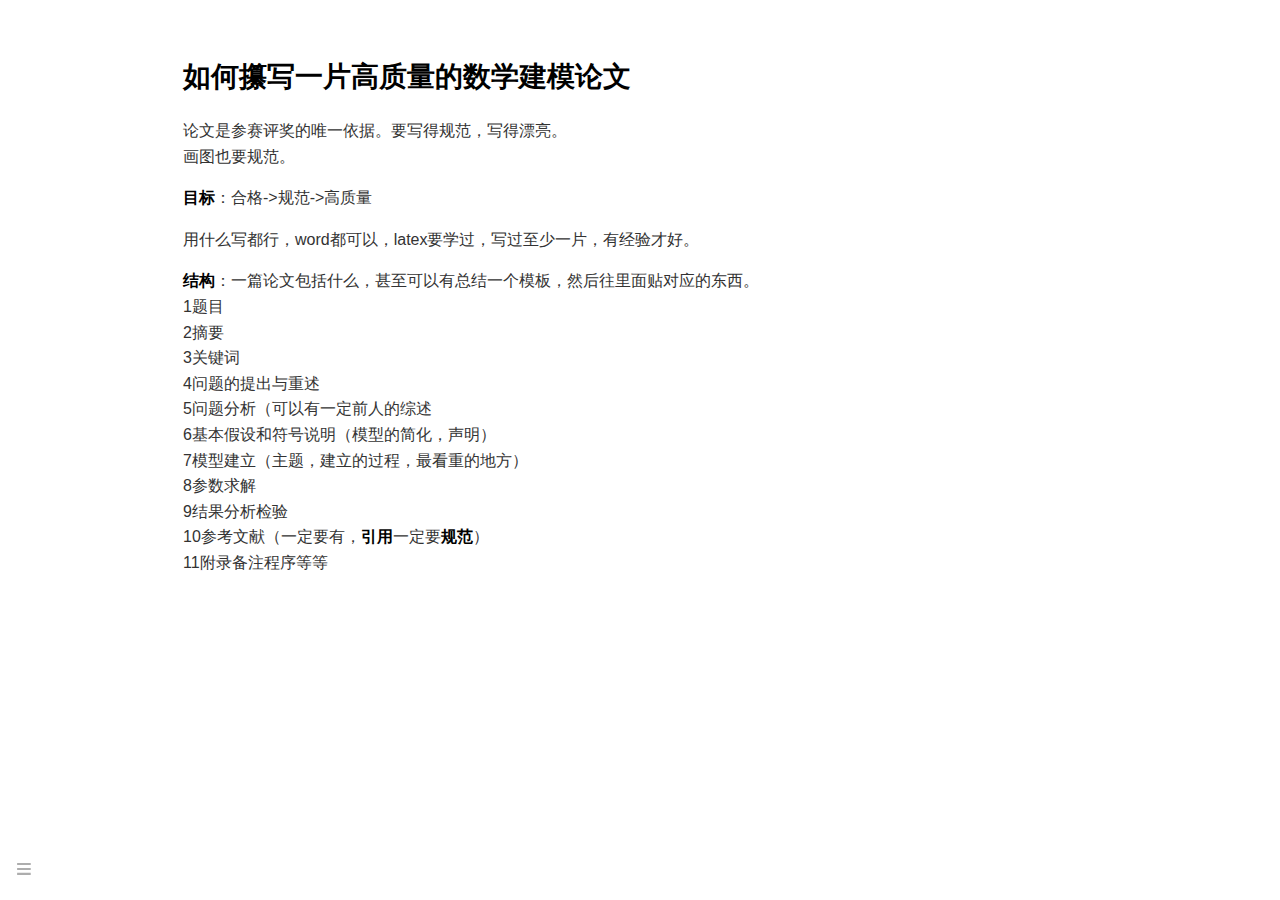
<file: htmls/blogs/002.html>
<!DOCTYPE html>
  <html>
    <head>
      <title>format</title>
      <meta charset="utf-8">
      <meta name="viewport" content="width=device-width, initial-scale=1.0">
      
      <link rel="stylesheet" href="file:///C:\Users\Administrator\.vscode\extensions\shd101wyy.markdown-preview-enhanced-0.3.2\node_modules\@shd101wyy\mume\dependencies\katex\katex.min.css">
      
      
      
      
      
      
      
      
      

      <style> 
      /**
 * prism.js Github theme based on GitHub's theme.
 * @author Sam Clarke
 */
code[class*="language-"],
pre[class*="language-"] {
  color: #333;
  background: none;
  font-family: Consolas, "Liberation Mono", Menlo, Courier, monospace;
  text-align: left;
  white-space: pre;
  word-spacing: normal;
  word-break: normal;
  word-wrap: normal;
  line-height: 1.4;

  -moz-tab-size: 8;
  -o-tab-size: 8;
  tab-size: 8;

  -webkit-hyphens: none;
  -moz-hyphens: none;
  -ms-hyphens: none;
  hyphens: none;
}

/* Code blocks */
pre[class*="language-"] {
  padding: .8em;
  overflow: auto;
  /* border: 1px solid #ddd; */
  border-radius: 3px;
  /* background: #fff; */
  background: #f5f5f5;
}

/* Inline code */
:not(pre) > code[class*="language-"] {
  padding: .1em;
  border-radius: .3em;
  white-space: normal;
  background: #f5f5f5;
}

.token.comment,
.token.blockquote {
  color: #969896;
}

.token.cdata {
  color: #183691;
}

.token.doctype,
.token.punctuation,
.token.variable,
.token.macro.property {
  color: #333;
}

.token.operator,
.token.important,
.token.keyword,
.token.rule,
.token.builtin {
  color: #a71d5d;
}

.token.string,
.token.url,
.token.regex,
.token.attr-value {
  color: #183691;
}

.token.property,
.token.number,
.token.boolean,
.token.entity,
.token.atrule,
.token.constant,
.token.symbol,
.token.command,
.token.code {
  color: #0086b3;
}

.token.tag,
.token.selector,
.token.prolog {
  color: #63a35c;
}

.token.function,
.token.namespace,
.token.pseudo-element,
.token.class,
.token.class-name,
.token.pseudo-class,
.token.id,
.token.url-reference .token.variable,
.token.attr-name {
  color: #795da3;
}

.token.entity {
  cursor: help;
}

.token.title,
.token.title .token.punctuation {
  font-weight: bold;
  color: #1d3e81;
}

.token.list {
  color: #ed6a43;
}

.token.inserted {
  background-color: #eaffea;
  color: #55a532;
}

.token.deleted {
  background-color: #ffecec;
  color: #bd2c00;
}

.token.bold {
  font-weight: bold;
}

.token.italic {
  font-style: italic;
}


/* JSON */
.language-json .token.property {
  color: #183691;
}

.language-markup .token.tag .token.punctuation {
  color: #333;
}

/* CSS */
code.language-css,
.language-css .token.function {
  color: #0086b3;
}

/* YAML */
.language-yaml .token.atrule {
  color: #63a35c;
}

code.language-yaml {
  color: #183691;
}

/* Ruby */
.language-ruby .token.function {
  color: #333;
}

/* Markdown */
.language-markdown .token.url {
  color: #795da3;
}

/* Makefile */
.language-makefile .token.symbol {
  color: #795da3;
}

.language-makefile .token.variable {
  color: #183691;
}

.language-makefile .token.builtin {
  color: #0086b3;
}

/* Bash */
.language-bash .token.keyword {
  color: #0086b3;
}html body{font-family:"Helvetica Neue",Helvetica,"Segoe UI",Arial,freesans,sans-serif;font-size:16px;line-height:1.6;color:#333;background-color:#fff;overflow:initial;box-sizing:border-box;word-wrap:break-word}html body>:first-child{margin-top:0}html body h1,html body h2,html body h3,html body h4,html body h5,html body h6{line-height:1.2;margin-top:1em;margin-bottom:16px;color:#000}html body h1{font-size:2.25em;font-weight:300;padding-bottom:.3em}html body h2{font-size:1.75em;font-weight:400;padding-bottom:.3em}html body h3{font-size:1.5em;font-weight:500}html body h4{font-size:1.25em;font-weight:600}html body h5{font-size:1.1em;font-weight:600}html body h6{font-size:1em;font-weight:600}html body h1,html body h2,html body h3,html body h4,html body h5{font-weight:600}html body h5{font-size:1em}html body h6{color:#5c5c5c}html body strong{color:#000}html body del{color:#5c5c5c}html body a:not([href]){color:inherit;text-decoration:none}html body a{color:#08c;text-decoration:none}html body a:hover{color:#00a3f5;text-decoration:none}html body img{max-width:100%}html body>p{margin-top:0;margin-bottom:16px;word-wrap:break-word}html body>ul,html body>ol{margin-bottom:16px}html body ul,html body ol{padding-left:2em}html body ul.no-list,html body ol.no-list{padding:0;list-style-type:none}html body ul ul,html body ul ol,html body ol ol,html body ol ul{margin-top:0;margin-bottom:0}html body li{margin-bottom:0}html body li.task-list-item{list-style:none}html body li>p{margin-top:0;margin-bottom:0}html body .task-list-item-checkbox{margin:0 .2em .25em -1.8em;vertical-align:middle}html body .task-list-item-checkbox:hover{cursor:pointer}html body blockquote{margin:16px 0;font-size:inherit;padding:0 15px;color:#5c5c5c;border-left:4px solid #d6d6d6}html body blockquote>:first-child{margin-top:0}html body blockquote>:last-child{margin-bottom:0}html body hr{height:4px;margin:32px 0;background-color:#d6d6d6;border:0 none}html body table{margin:10px 0 15px 0;border-collapse:collapse;border-spacing:0;display:block;width:100%;overflow:auto;word-break:normal;word-break:keep-all}html body table th{font-weight:bold;color:#000}html body table td,html body table th{border:1px solid #d6d6d6;padding:6px 13px}html body dl{padding:0}html body dl dt{padding:0;margin-top:16px;font-size:1em;font-style:italic;font-weight:bold}html body dl dd{padding:0 16px;margin-bottom:16px}html body code{font-family:Menlo,Monaco,Consolas,'Courier New',monospace;font-size:.85em !important;color:#000;background-color:#f0f0f0;border-radius:3px;padding:.2em 0}html body code::before,html body code::after{letter-spacing:-0.2em;content:"\00a0"}html body pre>code{padding:0;margin:0;font-size:.85em !important;word-break:normal;white-space:pre;background:transparent;border:0}html body .highlight{margin-bottom:16px}html body .highlight pre,html body pre{padding:1em;overflow:auto;font-size:.85em !important;line-height:1.45;border:#d6d6d6;border-radius:3px}html body .highlight pre{margin-bottom:0;word-break:normal}html body pre code,html body pre tt{display:inline;max-width:initial;padding:0;margin:0;overflow:initial;line-height:inherit;word-wrap:normal;background-color:transparent;border:0}html body pre code:before,html body pre tt:before,html body pre code:after,html body pre tt:after{content:normal}html body p,html body blockquote,html body ul,html body ol,html body dl,html body pre{margin-top:0;margin-bottom:16px}html body kbd{color:#000;border:1px solid #d6d6d6;border-bottom:2px solid #c7c7c7;padding:2px 4px;background-color:#f0f0f0;border-radius:3px}@media print{html body{background-color:#fff}html body h1,html body h2,html body h3,html body h4,html body h5,html body h6{color:#000;page-break-after:avoid}html body blockquote{color:#5c5c5c}html body pre{page-break-inside:avoid}html body table{display:table}html body img{display:block;max-width:100%;max-height:100%}html body pre,html body code{word-wrap:break-word;white-space:pre}}.markdown-preview{width:100%;height:100%;box-sizing:border-box}.markdown-preview .pagebreak,.markdown-preview .newpage{page-break-before:always}.markdown-preview pre.line-numbers{position:relative;padding-left:3.8em;counter-reset:linenumber}.markdown-preview pre.line-numbers>code{position:relative}.markdown-preview pre.line-numbers .line-numbers-rows{position:absolute;pointer-events:none;top:1em;font-size:100%;left:0;width:3em;letter-spacing:-1px;border-right:1px solid #999;-webkit-user-select:none;-moz-user-select:none;-ms-user-select:none;user-select:none}.markdown-preview pre.line-numbers .line-numbers-rows>span{pointer-events:none;display:block;counter-increment:linenumber}.markdown-preview pre.line-numbers .line-numbers-rows>span:before{content:counter(linenumber);color:#999;display:block;padding-right:.8em;text-align:right}.markdown-preview .mathjax-exps .MathJax_Display{text-align:center !important}.markdown-preview:not([for="preview"]) .code-chunk .btn-group{display:none}.markdown-preview:not([for="preview"]) .code-chunk .status{display:none}.markdown-preview:not([for="preview"]) .code-chunk .output-div{margin-bottom:16px}.scrollbar-style::-webkit-scrollbar{width:8px}.scrollbar-style::-webkit-scrollbar-track{border-radius:10px;background-color:transparent}.scrollbar-style::-webkit-scrollbar-thumb{border-radius:5px;background-color:rgba(150,150,150,0.66);border:4px solid rgba(150,150,150,0.66);background-clip:content-box}html body[for="html-export"]:not([data-presentation-mode]){position:relative;width:100%;height:100%;top:0;left:0;margin:0;padding:0;overflow:auto}html body[for="html-export"]:not([data-presentation-mode]) .markdown-preview{position:relative;top:0}@media screen and (min-width:914px){html body[for="html-export"]:not([data-presentation-mode]) .markdown-preview{padding:2em calc(50% - 457px)}}@media screen and (max-width:914px){html body[for="html-export"]:not([data-presentation-mode]) .markdown-preview{padding:2em}}@media screen and (max-width:450px){html body[for="html-export"]:not([data-presentation-mode]) .markdown-preview{font-size:14px !important;padding:1em}}@media print{html body[for="html-export"]:not([data-presentation-mode]) #sidebar-toc-btn{display:none}}html body[for="html-export"]:not([data-presentation-mode]) #sidebar-toc-btn{position:fixed;bottom:8px;left:8px;font-size:28px;cursor:pointer;color:inherit;z-index:99;width:32px;text-align:center;opacity:.4}html body[for="html-export"]:not([data-presentation-mode])[html-show-sidebar-toc] #sidebar-toc-btn{opacity:1}html body[for="html-export"]:not([data-presentation-mode])[html-show-sidebar-toc] .md-sidebar-toc{position:fixed;top:0;left:0;width:300px;height:100%;padding:32px 0 48px 0;font-size:14px;box-shadow:0 0 4px rgba(150,150,150,0.33);box-sizing:border-box;overflow:auto;background-color:inherit}html body[for="html-export"]:not([data-presentation-mode])[html-show-sidebar-toc] .md-sidebar-toc::-webkit-scrollbar{width:8px}html body[for="html-export"]:not([data-presentation-mode])[html-show-sidebar-toc] .md-sidebar-toc::-webkit-scrollbar-track{border-radius:10px;background-color:transparent}html body[for="html-export"]:not([data-presentation-mode])[html-show-sidebar-toc] .md-sidebar-toc::-webkit-scrollbar-thumb{border-radius:5px;background-color:rgba(150,150,150,0.66);border:4px solid rgba(150,150,150,0.66);background-clip:content-box}html body[for="html-export"]:not([data-presentation-mode])[html-show-sidebar-toc] .md-sidebar-toc a{text-decoration:none}html body[for="html-export"]:not([data-presentation-mode])[html-show-sidebar-toc] .md-sidebar-toc ul{padding:0 1.6em;margin-top:.8em}html body[for="html-export"]:not([data-presentation-mode])[html-show-sidebar-toc] .md-sidebar-toc li{margin-bottom:.8em}html body[for="html-export"]:not([data-presentation-mode])[html-show-sidebar-toc] .md-sidebar-toc ul{list-style-type:none}html body[for="html-export"]:not([data-presentation-mode])[html-show-sidebar-toc] .markdown-preview{left:300px;width:calc(100% -  300px);padding:2em calc(50% - 457px -  150px);margin:0;box-sizing:border-box}@media screen and (max-width:1274px){html body[for="html-export"]:not([data-presentation-mode])[html-show-sidebar-toc] .markdown-preview{padding:2em}}@media screen and (max-width:450px){html body[for="html-export"]:not([data-presentation-mode])[html-show-sidebar-toc] .markdown-preview{width:100%}}html body[for="html-export"]:not([data-presentation-mode]):not([html-show-sidebar-toc]) .markdown-preview{left:50%;transform:translateX(-50%)}html body[for="html-export"]:not([data-presentation-mode]):not([html-show-sidebar-toc]) .md-sidebar-toc{display:none}
/* Please visit the URL below for more information: */
/*   https://shd101wyy.github.io/markdown-preview-enhanced/#/customize-css */
 
      </style>
    </head>
    <body for="html-export">
      <div class="mume markdown-preview   ">
      <h2 class="mume-header" id="%E5%A6%82%E4%BD%95%E6%94%A5%E5%86%99%E4%B8%80%E7%89%87%E9%AB%98%E8%B4%A8%E9%87%8F%E7%9A%84%E6%95%B0%E5%AD%A6%E5%BB%BA%E6%A8%A1%E8%AE%BA%E6%96%87">如何攥写一片高质量的数学建模论文</h2>

<p>论文是参赛评奖的唯一依据。要写得规范，写得漂亮。<br>
画图也要规范。</p>
<p><strong>目标</strong>：合格-&gt;规范-&gt;高质量</p>
<p>用什么写都行，word都可以，latex要学过，写过至少一片，有经验才好。</p>
<p><strong>结构</strong>：一篇论文包括什么，甚至可以有总结一个模板，然后往里面贴对应的东西。<br>
1题目<br>
2摘要<br>
3关键词<br>
4问题的提出与重述<br>
5问题分析（可以有一定前人的综述<br>
6基本假设和符号说明（模型的简化，声明）<br>
7模型建立（主题，建立的过程，最看重的地方）<br>
8参数求解<br>
9结果分析检验<br>
10参考文献（一定要有，<strong>引用</strong>一定要<strong>规范</strong>）<br>
11附录备注程序等等</p>

      </div>
      <div class="md-sidebar-toc"><ul>
<li><a href="#%E5%A6%82%E4%BD%95%E6%94%A5%E5%86%99%E4%B8%80%E7%89%87%E9%AB%98%E8%B4%A8%E9%87%8F%E7%9A%84%E6%95%B0%E5%AD%A6%E5%BB%BA%E6%A8%A1%E8%AE%BA%E6%96%87">如何攥写一片高质量的数学建模论文</a></li>
</ul>
</div>
      <a id="sidebar-toc-btn">≡</a>
    </body>
    
    
    
    
    
    <script>
(function bindTaskListEvent() {
  var taskListItemCheckboxes = document.body.getElementsByClassName('task-list-item-checkbox')
  for (var i = 0; i < taskListItemCheckboxes.length; i++) {
    var checkbox = taskListItemCheckboxes[i]
    var li = checkbox.parentElement
    if (li.tagName !== 'LI') li = li.parentElement
    if (li.tagName === 'LI') {
      li.classList.add('task-list-item')
    }
  }
}())    
</script>
    
<script>

var sidebarTOCBtn = document.getElementById('sidebar-toc-btn')
sidebarTOCBtn.addEventListener('click', function(event) {
  event.stopPropagation()
  if (document.body.hasAttribute('html-show-sidebar-toc')) {
    document.body.removeAttribute('html-show-sidebar-toc')
  } else {
    document.body.setAttribute('html-show-sidebar-toc', true)
  }
})
</script>
      
  </html>
</file>
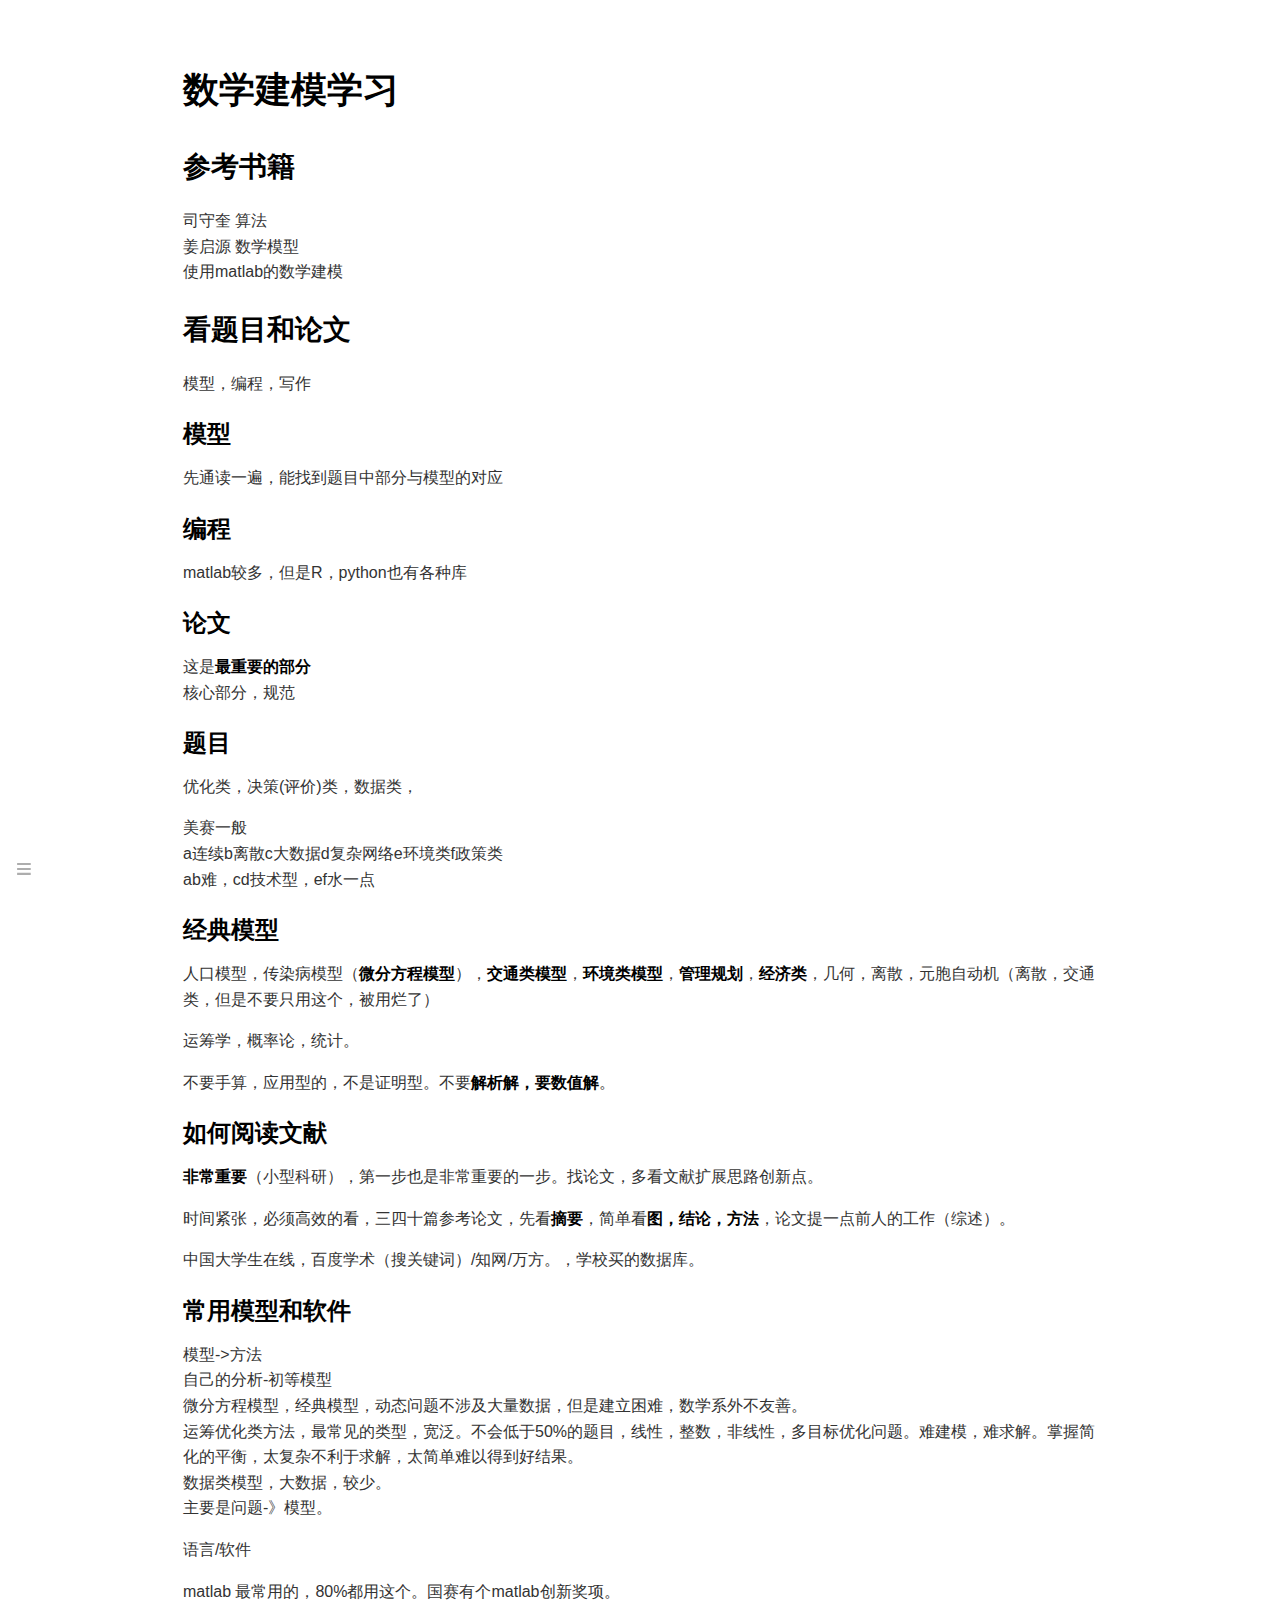
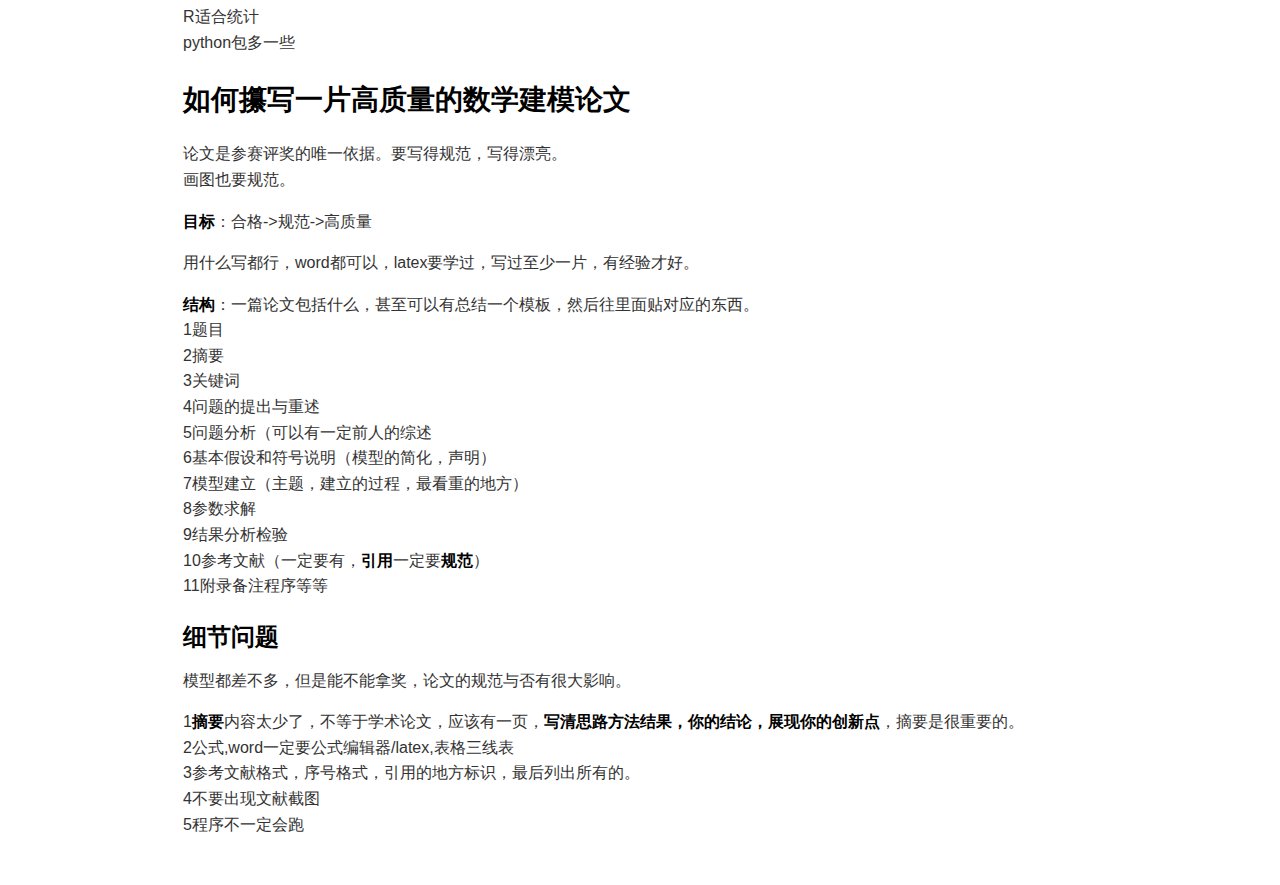
<file: htmls/blogs/003.html>
<!DOCTYPE html>
  <html>
    <head>
      <title>todo</title>
      <meta charset="utf-8">
      <meta name="viewport" content="width=device-width, initial-scale=1.0">
      
      <link rel="stylesheet" href="file:///C:\Users\Administrator\.vscode\extensions\shd101wyy.markdown-preview-enhanced-0.3.2\node_modules\@shd101wyy\mume\dependencies\katex\katex.min.css">
      
      
      
      
      
      
      
      
      

      <style> 
      /**
 * prism.js Github theme based on GitHub's theme.
 * @author Sam Clarke
 */
code[class*="language-"],
pre[class*="language-"] {
  color: #333;
  background: none;
  font-family: Consolas, "Liberation Mono", Menlo, Courier, monospace;
  text-align: left;
  white-space: pre;
  word-spacing: normal;
  word-break: normal;
  word-wrap: normal;
  line-height: 1.4;

  -moz-tab-size: 8;
  -o-tab-size: 8;
  tab-size: 8;

  -webkit-hyphens: none;
  -moz-hyphens: none;
  -ms-hyphens: none;
  hyphens: none;
}

/* Code blocks */
pre[class*="language-"] {
  padding: .8em;
  overflow: auto;
  /* border: 1px solid #ddd; */
  border-radius: 3px;
  /* background: #fff; */
  background: #f5f5f5;
}

/* Inline code */
:not(pre) > code[class*="language-"] {
  padding: .1em;
  border-radius: .3em;
  white-space: normal;
  background: #f5f5f5;
}

.token.comment,
.token.blockquote {
  color: #969896;
}

.token.cdata {
  color: #183691;
}

.token.doctype,
.token.punctuation,
.token.variable,
.token.macro.property {
  color: #333;
}

.token.operator,
.token.important,
.token.keyword,
.token.rule,
.token.builtin {
  color: #a71d5d;
}

.token.string,
.token.url,
.token.regex,
.token.attr-value {
  color: #183691;
}

.token.property,
.token.number,
.token.boolean,
.token.entity,
.token.atrule,
.token.constant,
.token.symbol,
.token.command,
.token.code {
  color: #0086b3;
}

.token.tag,
.token.selector,
.token.prolog {
  color: #63a35c;
}

.token.function,
.token.namespace,
.token.pseudo-element,
.token.class,
.token.class-name,
.token.pseudo-class,
.token.id,
.token.url-reference .token.variable,
.token.attr-name {
  color: #795da3;
}

.token.entity {
  cursor: help;
}

.token.title,
.token.title .token.punctuation {
  font-weight: bold;
  color: #1d3e81;
}

.token.list {
  color: #ed6a43;
}

.token.inserted {
  background-color: #eaffea;
  color: #55a532;
}

.token.deleted {
  background-color: #ffecec;
  color: #bd2c00;
}

.token.bold {
  font-weight: bold;
}

.token.italic {
  font-style: italic;
}


/* JSON */
.language-json .token.property {
  color: #183691;
}

.language-markup .token.tag .token.punctuation {
  color: #333;
}

/* CSS */
code.language-css,
.language-css .token.function {
  color: #0086b3;
}

/* YAML */
.language-yaml .token.atrule {
  color: #63a35c;
}

code.language-yaml {
  color: #183691;
}

/* Ruby */
.language-ruby .token.function {
  color: #333;
}

/* Markdown */
.language-markdown .token.url {
  color: #795da3;
}

/* Makefile */
.language-makefile .token.symbol {
  color: #795da3;
}

.language-makefile .token.variable {
  color: #183691;
}

.language-makefile .token.builtin {
  color: #0086b3;
}

/* Bash */
.language-bash .token.keyword {
  color: #0086b3;
}html body{font-family:"Helvetica Neue",Helvetica,"Segoe UI",Arial,freesans,sans-serif;font-size:16px;line-height:1.6;color:#333;background-color:#fff;overflow:initial;box-sizing:border-box;word-wrap:break-word}html body>:first-child{margin-top:0}html body h1,html body h2,html body h3,html body h4,html body h5,html body h6{line-height:1.2;margin-top:1em;margin-bottom:16px;color:#000}html body h1{font-size:2.25em;font-weight:300;padding-bottom:.3em}html body h2{font-size:1.75em;font-weight:400;padding-bottom:.3em}html body h3{font-size:1.5em;font-weight:500}html body h4{font-size:1.25em;font-weight:600}html body h5{font-size:1.1em;font-weight:600}html body h6{font-size:1em;font-weight:600}html body h1,html body h2,html body h3,html body h4,html body h5{font-weight:600}html body h5{font-size:1em}html body h6{color:#5c5c5c}html body strong{color:#000}html body del{color:#5c5c5c}html body a:not([href]){color:inherit;text-decoration:none}html body a{color:#08c;text-decoration:none}html body a:hover{color:#00a3f5;text-decoration:none}html body img{max-width:100%}html body>p{margin-top:0;margin-bottom:16px;word-wrap:break-word}html body>ul,html body>ol{margin-bottom:16px}html body ul,html body ol{padding-left:2em}html body ul.no-list,html body ol.no-list{padding:0;list-style-type:none}html body ul ul,html body ul ol,html body ol ol,html body ol ul{margin-top:0;margin-bottom:0}html body li{margin-bottom:0}html body li.task-list-item{list-style:none}html body li>p{margin-top:0;margin-bottom:0}html body .task-list-item-checkbox{margin:0 .2em .25em -1.8em;vertical-align:middle}html body .task-list-item-checkbox:hover{cursor:pointer}html body blockquote{margin:16px 0;font-size:inherit;padding:0 15px;color:#5c5c5c;border-left:4px solid #d6d6d6}html body blockquote>:first-child{margin-top:0}html body blockquote>:last-child{margin-bottom:0}html body hr{height:4px;margin:32px 0;background-color:#d6d6d6;border:0 none}html body table{margin:10px 0 15px 0;border-collapse:collapse;border-spacing:0;display:block;width:100%;overflow:auto;word-break:normal;word-break:keep-all}html body table th{font-weight:bold;color:#000}html body table td,html body table th{border:1px solid #d6d6d6;padding:6px 13px}html body dl{padding:0}html body dl dt{padding:0;margin-top:16px;font-size:1em;font-style:italic;font-weight:bold}html body dl dd{padding:0 16px;margin-bottom:16px}html body code{font-family:Menlo,Monaco,Consolas,'Courier New',monospace;font-size:.85em !important;color:#000;background-color:#f0f0f0;border-radius:3px;padding:.2em 0}html body code::before,html body code::after{letter-spacing:-0.2em;content:"\00a0"}html body pre>code{padding:0;margin:0;font-size:.85em !important;word-break:normal;white-space:pre;background:transparent;border:0}html body .highlight{margin-bottom:16px}html body .highlight pre,html body pre{padding:1em;overflow:auto;font-size:.85em !important;line-height:1.45;border:#d6d6d6;border-radius:3px}html body .highlight pre{margin-bottom:0;word-break:normal}html body pre code,html body pre tt{display:inline;max-width:initial;padding:0;margin:0;overflow:initial;line-height:inherit;word-wrap:normal;background-color:transparent;border:0}html body pre code:before,html body pre tt:before,html body pre code:after,html body pre tt:after{content:normal}html body p,html body blockquote,html body ul,html body ol,html body dl,html body pre{margin-top:0;margin-bottom:16px}html body kbd{color:#000;border:1px solid #d6d6d6;border-bottom:2px solid #c7c7c7;padding:2px 4px;background-color:#f0f0f0;border-radius:3px}@media print{html body{background-color:#fff}html body h1,html body h2,html body h3,html body h4,html body h5,html body h6{color:#000;page-break-after:avoid}html body blockquote{color:#5c5c5c}html body pre{page-break-inside:avoid}html body table{display:table}html body img{display:block;max-width:100%;max-height:100%}html body pre,html body code{word-wrap:break-word;white-space:pre}}.markdown-preview{width:100%;height:100%;box-sizing:border-box}.markdown-preview .pagebreak,.markdown-preview .newpage{page-break-before:always}.markdown-preview pre.line-numbers{position:relative;padding-left:3.8em;counter-reset:linenumber}.markdown-preview pre.line-numbers>code{position:relative}.markdown-preview pre.line-numbers .line-numbers-rows{position:absolute;pointer-events:none;top:1em;font-size:100%;left:0;width:3em;letter-spacing:-1px;border-right:1px solid #999;-webkit-user-select:none;-moz-user-select:none;-ms-user-select:none;user-select:none}.markdown-preview pre.line-numbers .line-numbers-rows>span{pointer-events:none;display:block;counter-increment:linenumber}.markdown-preview pre.line-numbers .line-numbers-rows>span:before{content:counter(linenumber);color:#999;display:block;padding-right:.8em;text-align:right}.markdown-preview .mathjax-exps .MathJax_Display{text-align:center !important}.markdown-preview:not([for="preview"]) .code-chunk .btn-group{display:none}.markdown-preview:not([for="preview"]) .code-chunk .status{display:none}.markdown-preview:not([for="preview"]) .code-chunk .output-div{margin-bottom:16px}.scrollbar-style::-webkit-scrollbar{width:8px}.scrollbar-style::-webkit-scrollbar-track{border-radius:10px;background-color:transparent}.scrollbar-style::-webkit-scrollbar-thumb{border-radius:5px;background-color:rgba(150,150,150,0.66);border:4px solid rgba(150,150,150,0.66);background-clip:content-box}html body[for="html-export"]:not([data-presentation-mode]){position:relative;width:100%;height:100%;top:0;left:0;margin:0;padding:0;overflow:auto}html body[for="html-export"]:not([data-presentation-mode]) .markdown-preview{position:relative;top:0}@media screen and (min-width:914px){html body[for="html-export"]:not([data-presentation-mode]) .markdown-preview{padding:2em calc(50% - 457px)}}@media screen and (max-width:914px){html body[for="html-export"]:not([data-presentation-mode]) .markdown-preview{padding:2em}}@media screen and (max-width:450px){html body[for="html-export"]:not([data-presentation-mode]) .markdown-preview{font-size:14px !important;padding:1em}}@media print{html body[for="html-export"]:not([data-presentation-mode]) #sidebar-toc-btn{display:none}}html body[for="html-export"]:not([data-presentation-mode]) #sidebar-toc-btn{position:fixed;bottom:8px;left:8px;font-size:28px;cursor:pointer;color:inherit;z-index:99;width:32px;text-align:center;opacity:.4}html body[for="html-export"]:not([data-presentation-mode])[html-show-sidebar-toc] #sidebar-toc-btn{opacity:1}html body[for="html-export"]:not([data-presentation-mode])[html-show-sidebar-toc] .md-sidebar-toc{position:fixed;top:0;left:0;width:300px;height:100%;padding:32px 0 48px 0;font-size:14px;box-shadow:0 0 4px rgba(150,150,150,0.33);box-sizing:border-box;overflow:auto;background-color:inherit}html body[for="html-export"]:not([data-presentation-mode])[html-show-sidebar-toc] .md-sidebar-toc::-webkit-scrollbar{width:8px}html body[for="html-export"]:not([data-presentation-mode])[html-show-sidebar-toc] .md-sidebar-toc::-webkit-scrollbar-track{border-radius:10px;background-color:transparent}html body[for="html-export"]:not([data-presentation-mode])[html-show-sidebar-toc] .md-sidebar-toc::-webkit-scrollbar-thumb{border-radius:5px;background-color:rgba(150,150,150,0.66);border:4px solid rgba(150,150,150,0.66);background-clip:content-box}html body[for="html-export"]:not([data-presentation-mode])[html-show-sidebar-toc] .md-sidebar-toc a{text-decoration:none}html body[for="html-export"]:not([data-presentation-mode])[html-show-sidebar-toc] .md-sidebar-toc ul{padding:0 1.6em;margin-top:.8em}html body[for="html-export"]:not([data-presentation-mode])[html-show-sidebar-toc] .md-sidebar-toc li{margin-bottom:.8em}html body[for="html-export"]:not([data-presentation-mode])[html-show-sidebar-toc] .md-sidebar-toc ul{list-style-type:none}html body[for="html-export"]:not([data-presentation-mode])[html-show-sidebar-toc] .markdown-preview{left:300px;width:calc(100% -  300px);padding:2em calc(50% - 457px -  150px);margin:0;box-sizing:border-box}@media screen and (max-width:1274px){html body[for="html-export"]:not([data-presentation-mode])[html-show-sidebar-toc] .markdown-preview{padding:2em}}@media screen and (max-width:450px){html body[for="html-export"]:not([data-presentation-mode])[html-show-sidebar-toc] .markdown-preview{width:100%}}html body[for="html-export"]:not([data-presentation-mode]):not([html-show-sidebar-toc]) .markdown-preview{left:50%;transform:translateX(-50%)}html body[for="html-export"]:not([data-presentation-mode]):not([html-show-sidebar-toc]) .md-sidebar-toc{display:none}
/* Please visit the URL below for more information: */
/*   https://shd101wyy.github.io/markdown-preview-enhanced/#/customize-css */
 
      </style>
    </head>
    <body for="html-export">
      <div class="mume markdown-preview   ">
      <h1 class="mume-header" id="%E6%95%B0%E5%AD%A6%E5%BB%BA%E6%A8%A1%E5%AD%A6%E4%B9%A0">数学建模学习</h1>

<h2 class="mume-header" id="%E5%8F%82%E8%80%83%E4%B9%A6%E7%B1%8D">参考书籍</h2>

<p>司守奎 算法<br>
姜启源 数学模型<br>
使用matlab的数学建模</p>
<h2 class="mume-header" id="%E7%9C%8B%E9%A2%98%E7%9B%AE%E5%92%8C%E8%AE%BA%E6%96%87">看题目和论文</h2>

<p>模型，编程，写作</p>
<h3 class="mume-header" id="%E6%A8%A1%E5%9E%8B">模型</h3>

<p>先通读一遍，能找到题目中部分与模型的对应</p>
<h3 class="mume-header" id="%E7%BC%96%E7%A8%8B">编程</h3>

<p>matlab较多，但是R，python也有各种库</p>
<h3 class="mume-header" id="%E8%AE%BA%E6%96%87">论文</h3>

<p>这是<strong>最重要的部分</strong><br>
核心部分，规范</p>
<h3 class="mume-header" id="%E9%A2%98%E7%9B%AE">题目</h3>

<p>优化类，决策(评价)类，数据类，</p>
<p>美赛一般<br>
a连续b离散c大数据d复杂网络e环境类f政策类<br>
ab难，cd技术型，ef水一点</p>
<h3 class="mume-header" id="%E7%BB%8F%E5%85%B8%E6%A8%A1%E5%9E%8B">经典模型</h3>

<p>人口模型，传染病模型（<strong>微分方程模型</strong>），<strong>交通类模型</strong>，<strong>环境类模型</strong>，<strong>管理规划</strong>，<strong>经济类</strong>，几何，离散，元胞自动机（离散，交通类，但是不要只用这个，被用烂了）</p>
<p>运筹学，概率论，统计。</p>
<p>不要手算，应用型的，不是证明型。不要<strong>解析解，要数值解</strong>。</p>
<h3 class="mume-header" id="%E5%A6%82%E4%BD%95%E9%98%85%E8%AF%BB%E6%96%87%E7%8C%AE">如何阅读文献</h3>

<p><strong>非常重要</strong>（小型科研），第一步也是非常重要的一步。找论文，多看文献扩展思路创新点。</p>
<p>时间紧张，必须高效的看，三四十篇参考论文，先看<strong>摘要</strong>，简单看<strong>图，结论，方法</strong>，论文提一点前人的工作（综述）。</p>
<p>中国大学生在线，百度学术（搜关键词）/知网/万方。，学校买的数据库。</p>
<h3 class="mume-header" id="%E5%B8%B8%E7%94%A8%E6%A8%A1%E5%9E%8B%E5%92%8C%E8%BD%AF%E4%BB%B6">常用模型和软件</h3>

<p>模型-&gt;方法<br>
自己的分析-初等模型<br>
微分方程模型，经典模型，动态问题不涉及大量数据，但是建立困难，数学系外不友善。<br>
运筹优化类方法，最常见的类型，宽泛。不会低于50%的题目，线性，整数，非线性，多目标优化问题。难建模，难求解。掌握简化的平衡，太复杂不利于求解，太简单难以得到好结果。<br>
数据类模型，大数据，较少。<br>
主要是问题-》模型。</p>
<p>语言/软件</p>
<p>matlab 最常用的，80%都用这个。国赛有个matlab创新奖项。<br>
R适合统计<br>
python包多一些</p>
<h2 class="mume-header" id="%E5%A6%82%E4%BD%95%E6%94%A5%E5%86%99%E4%B8%80%E7%89%87%E9%AB%98%E8%B4%A8%E9%87%8F%E7%9A%84%E6%95%B0%E5%AD%A6%E5%BB%BA%E6%A8%A1%E8%AE%BA%E6%96%87">如何攥写一片高质量的数学建模论文</h2>

<p>论文是参赛评奖的唯一依据。要写得规范，写得漂亮。<br>
画图也要规范。</p>
<p><strong>目标</strong>：合格-&gt;规范-&gt;高质量</p>
<p>用什么写都行，word都可以，latex要学过，写过至少一片，有经验才好。</p>
<p><strong>结构</strong>：一篇论文包括什么，甚至可以有总结一个模板，然后往里面贴对应的东西。<br>
1题目<br>
2摘要<br>
3关键词<br>
4问题的提出与重述<br>
5问题分析（可以有一定前人的综述<br>
6基本假设和符号说明（模型的简化，声明）<br>
7模型建立（主题，建立的过程，最看重的地方）<br>
8参数求解<br>
9结果分析检验<br>
10参考文献（一定要有，<strong>引用</strong>一定要<strong>规范</strong>）<br>
11附录备注程序等等</p>
<h3 class="mume-header" id="%E7%BB%86%E8%8A%82%E9%97%AE%E9%A2%98">细节问题</h3>

<p>模型都差不多，但是能不能拿奖，论文的规范与否有很大影响。</p>
<p>1<strong>摘要</strong>内容太少了，不等于学术论文，应该有一页，<strong>写清思路方法结果，你的结论，展现你的创新点</strong>，摘要是很重要的。<br>
2公式,word一定要公式编辑器/latex,表格三线表<br>
3参考文献格式，序号格式，引用的地方标识，最后列出所有的。<br>
4不要出现文献截图<br>
5程序不一定会跑</p>

      </div>
      <div class="md-sidebar-toc"><ul>
<li><a href="#%E6%95%B0%E5%AD%A6%E5%BB%BA%E6%A8%A1%E5%AD%A6%E4%B9%A0">数学建模学习</a>
<ul>
<li><a href="#%E5%8F%82%E8%80%83%E4%B9%A6%E7%B1%8D">参考书籍</a></li>
<li><a href="#%E7%9C%8B%E9%A2%98%E7%9B%AE%E5%92%8C%E8%AE%BA%E6%96%87">看题目和论文</a>
<ul>
<li><a href="#%E6%A8%A1%E5%9E%8B">模型</a></li>
<li><a href="#%E7%BC%96%E7%A8%8B">编程</a></li>
<li><a href="#%E8%AE%BA%E6%96%87">论文</a></li>
<li><a href="#%E9%A2%98%E7%9B%AE">题目</a></li>
<li><a href="#%E7%BB%8F%E5%85%B8%E6%A8%A1%E5%9E%8B">经典模型</a></li>
<li><a href="#%E5%A6%82%E4%BD%95%E9%98%85%E8%AF%BB%E6%96%87%E7%8C%AE">如何阅读文献</a></li>
<li><a href="#%E5%B8%B8%E7%94%A8%E6%A8%A1%E5%9E%8B%E5%92%8C%E8%BD%AF%E4%BB%B6">常用模型和软件</a></li>
</ul>
</li>
<li><a href="#%E5%A6%82%E4%BD%95%E6%94%A5%E5%86%99%E4%B8%80%E7%89%87%E9%AB%98%E8%B4%A8%E9%87%8F%E7%9A%84%E6%95%B0%E5%AD%A6%E5%BB%BA%E6%A8%A1%E8%AE%BA%E6%96%87">如何攥写一片高质量的数学建模论文</a>
<ul>
<li><a href="#%E7%BB%86%E8%8A%82%E9%97%AE%E9%A2%98">细节问题</a></li>
</ul>
</li>
</ul>
</li>
</ul>
</div>
      <a id="sidebar-toc-btn">≡</a>
    </body>
    
    
    
    
    
    <script>
(function bindTaskListEvent() {
  var taskListItemCheckboxes = document.body.getElementsByClassName('task-list-item-checkbox')
  for (var i = 0; i < taskListItemCheckboxes.length; i++) {
    var checkbox = taskListItemCheckboxes[i]
    var li = checkbox.parentElement
    if (li.tagName !== 'LI') li = li.parentElement
    if (li.tagName === 'LI') {
      li.classList.add('task-list-item')
    }
  }
}())    
</script>
    
<script>

var sidebarTOCBtn = document.getElementById('sidebar-toc-btn')
sidebarTOCBtn.addEventListener('click', function(event) {
  event.stopPropagation()
  if (document.body.hasAttribute('html-show-sidebar-toc')) {
    document.body.removeAttribute('html-show-sidebar-toc')
  } else {
    document.body.setAttribute('html-show-sidebar-toc', true)
  }
})
</script>
      
  </html>
</file>
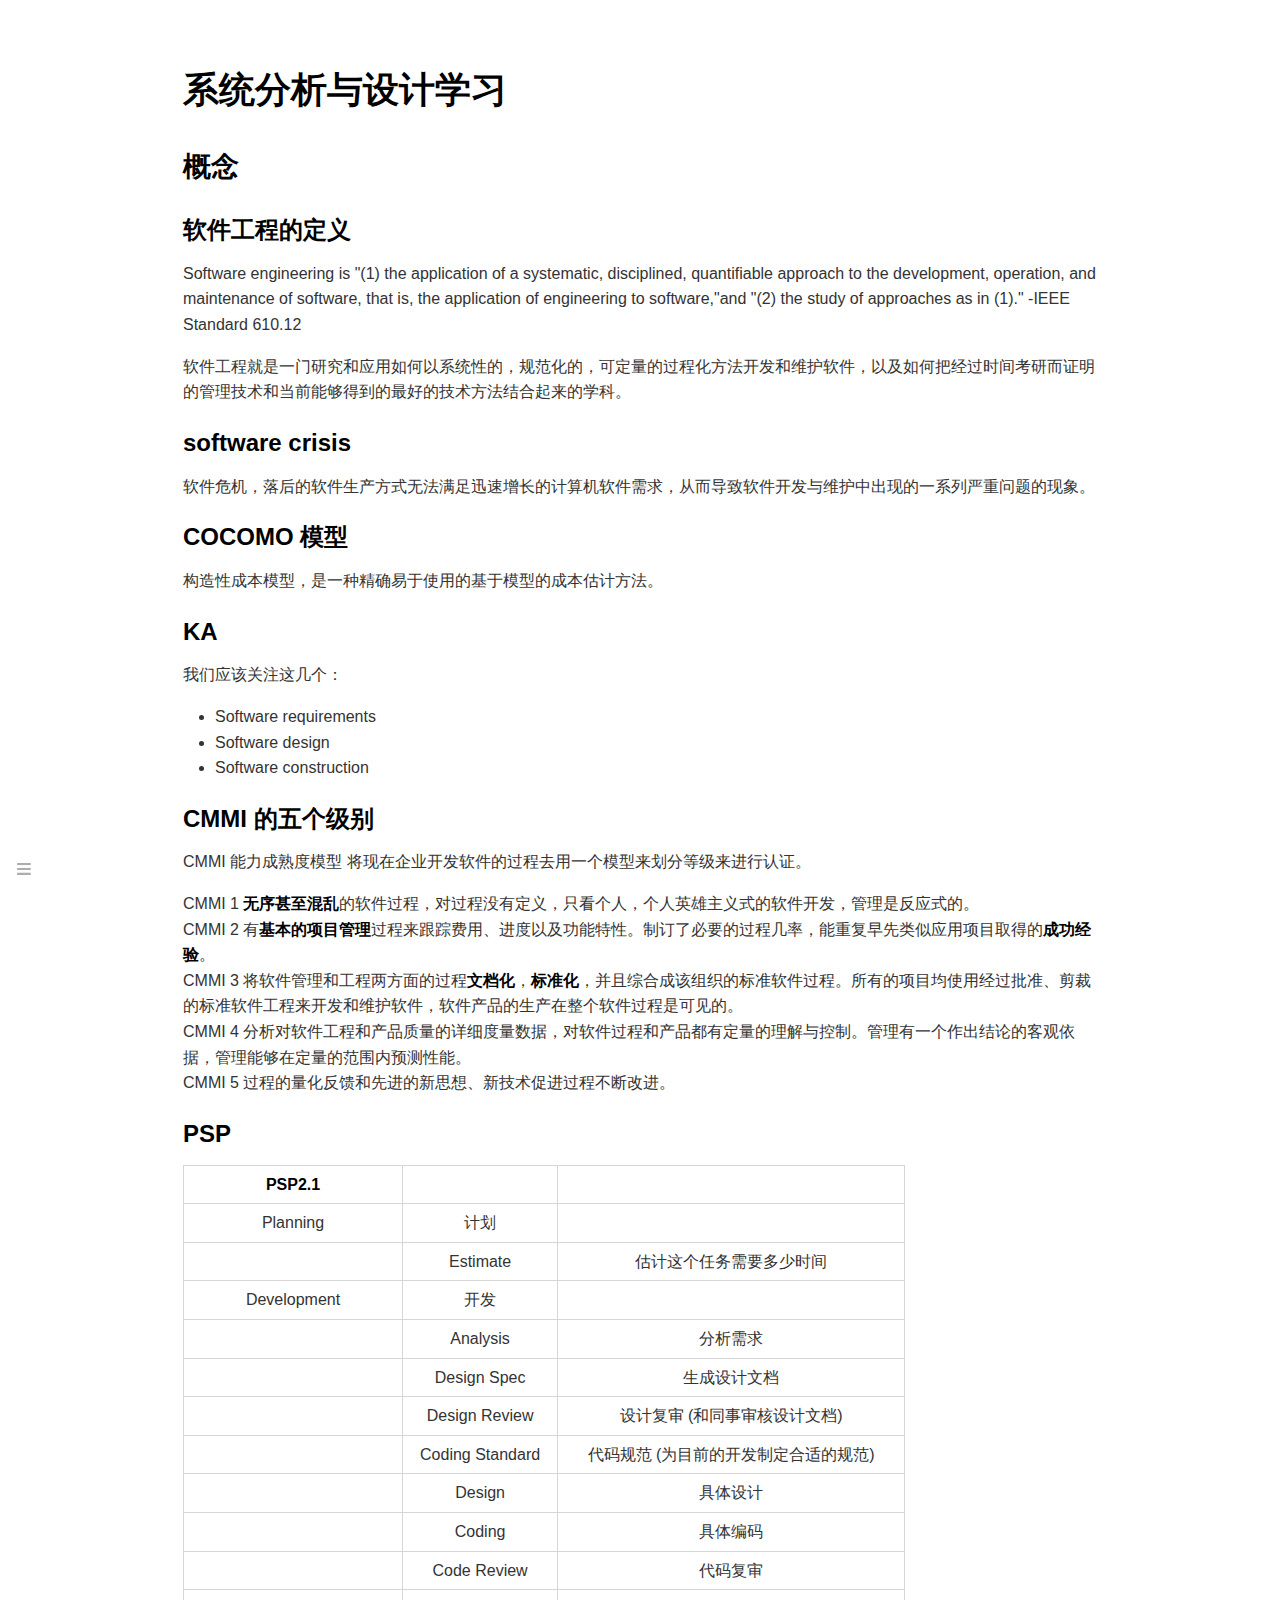
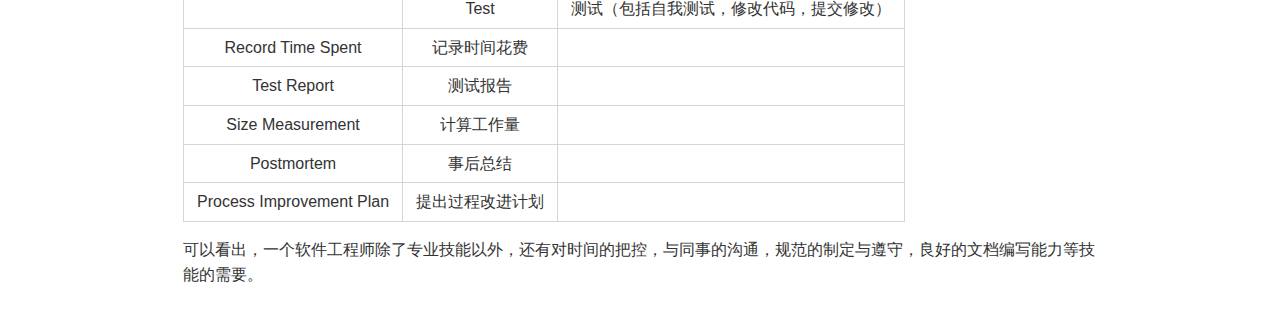
<file: htmls/blogs/004.html>
<!DOCTYPE html>
  <html>
    <head>
      <title>系分作业1</title>
      <meta charset="utf-8">
      <meta name="viewport" content="width=device-width, initial-scale=1.0">
      
      <link rel="stylesheet" href="file:///C:\Users\Administrator\.vscode\extensions\shd101wyy.markdown-preview-enhanced-0.3.3\node_modules\@shd101wyy\mume\dependencies\katex\katex.min.css">
      
      
      
      
      
      
      
      
      

      <style> 
      /**
 * prism.js Github theme based on GitHub's theme.
 * @author Sam Clarke
 */
code[class*="language-"],
pre[class*="language-"] {
  color: #333;
  background: none;
  font-family: Consolas, "Liberation Mono", Menlo, Courier, monospace;
  text-align: left;
  white-space: pre;
  word-spacing: normal;
  word-break: normal;
  word-wrap: normal;
  line-height: 1.4;

  -moz-tab-size: 8;
  -o-tab-size: 8;
  tab-size: 8;

  -webkit-hyphens: none;
  -moz-hyphens: none;
  -ms-hyphens: none;
  hyphens: none;
}

/* Code blocks */
pre[class*="language-"] {
  padding: .8em;
  overflow: auto;
  /* border: 1px solid #ddd; */
  border-radius: 3px;
  /* background: #fff; */
  background: #f5f5f5;
}

/* Inline code */
:not(pre) > code[class*="language-"] {
  padding: .1em;
  border-radius: .3em;
  white-space: normal;
  background: #f5f5f5;
}

.token.comment,
.token.blockquote {
  color: #969896;
}

.token.cdata {
  color: #183691;
}

.token.doctype,
.token.punctuation,
.token.variable,
.token.macro.property {
  color: #333;
}

.token.operator,
.token.important,
.token.keyword,
.token.rule,
.token.builtin {
  color: #a71d5d;
}

.token.string,
.token.url,
.token.regex,
.token.attr-value {
  color: #183691;
}

.token.property,
.token.number,
.token.boolean,
.token.entity,
.token.atrule,
.token.constant,
.token.symbol,
.token.command,
.token.code {
  color: #0086b3;
}

.token.tag,
.token.selector,
.token.prolog {
  color: #63a35c;
}

.token.function,
.token.namespace,
.token.pseudo-element,
.token.class,
.token.class-name,
.token.pseudo-class,
.token.id,
.token.url-reference .token.variable,
.token.attr-name {
  color: #795da3;
}

.token.entity {
  cursor: help;
}

.token.title,
.token.title .token.punctuation {
  font-weight: bold;
  color: #1d3e81;
}

.token.list {
  color: #ed6a43;
}

.token.inserted {
  background-color: #eaffea;
  color: #55a532;
}

.token.deleted {
  background-color: #ffecec;
  color: #bd2c00;
}

.token.bold {
  font-weight: bold;
}

.token.italic {
  font-style: italic;
}


/* JSON */
.language-json .token.property {
  color: #183691;
}

.language-markup .token.tag .token.punctuation {
  color: #333;
}

/* CSS */
code.language-css,
.language-css .token.function {
  color: #0086b3;
}

/* YAML */
.language-yaml .token.atrule {
  color: #63a35c;
}

code.language-yaml {
  color: #183691;
}

/* Ruby */
.language-ruby .token.function {
  color: #333;
}

/* Markdown */
.language-markdown .token.url {
  color: #795da3;
}

/* Makefile */
.language-makefile .token.symbol {
  color: #795da3;
}

.language-makefile .token.variable {
  color: #183691;
}

.language-makefile .token.builtin {
  color: #0086b3;
}

/* Bash */
.language-bash .token.keyword {
  color: #0086b3;
}html body{font-family:"Helvetica Neue",Helvetica,"Segoe UI",Arial,freesans,sans-serif;font-size:16px;line-height:1.6;color:#333;background-color:#fff;overflow:initial;box-sizing:border-box;word-wrap:break-word}html body>:first-child{margin-top:0}html body h1,html body h2,html body h3,html body h4,html body h5,html body h6{line-height:1.2;margin-top:1em;margin-bottom:16px;color:#000}html body h1{font-size:2.25em;font-weight:300;padding-bottom:.3em}html body h2{font-size:1.75em;font-weight:400;padding-bottom:.3em}html body h3{font-size:1.5em;font-weight:500}html body h4{font-size:1.25em;font-weight:600}html body h5{font-size:1.1em;font-weight:600}html body h6{font-size:1em;font-weight:600}html body h1,html body h2,html body h3,html body h4,html body h5{font-weight:600}html body h5{font-size:1em}html body h6{color:#5c5c5c}html body strong{color:#000}html body del{color:#5c5c5c}html body a:not([href]){color:inherit;text-decoration:none}html body a{color:#08c;text-decoration:none}html body a:hover{color:#00a3f5;text-decoration:none}html body img{max-width:100%}html body>p{margin-top:0;margin-bottom:16px;word-wrap:break-word}html body>ul,html body>ol{margin-bottom:16px}html body ul,html body ol{padding-left:2em}html body ul.no-list,html body ol.no-list{padding:0;list-style-type:none}html body ul ul,html body ul ol,html body ol ol,html body ol ul{margin-top:0;margin-bottom:0}html body li{margin-bottom:0}html body li.task-list-item{list-style:none}html body li>p{margin-top:0;margin-bottom:0}html body .task-list-item-checkbox{margin:0 .2em .25em -1.8em;vertical-align:middle}html body .task-list-item-checkbox:hover{cursor:pointer}html body blockquote{margin:16px 0;font-size:inherit;padding:0 15px;color:#5c5c5c;border-left:4px solid #d6d6d6}html body blockquote>:first-child{margin-top:0}html body blockquote>:last-child{margin-bottom:0}html body hr{height:4px;margin:32px 0;background-color:#d6d6d6;border:0 none}html body table{margin:10px 0 15px 0;border-collapse:collapse;border-spacing:0;display:block;width:100%;overflow:auto;word-break:normal;word-break:keep-all}html body table th{font-weight:bold;color:#000}html body table td,html body table th{border:1px solid #d6d6d6;padding:6px 13px}html body dl{padding:0}html body dl dt{padding:0;margin-top:16px;font-size:1em;font-style:italic;font-weight:bold}html body dl dd{padding:0 16px;margin-bottom:16px}html body code{font-family:Menlo,Monaco,Consolas,'Courier New',monospace;font-size:.85em !important;color:#000;background-color:#f0f0f0;border-radius:3px;padding:.2em 0}html body code::before,html body code::after{letter-spacing:-0.2em;content:"\00a0"}html body pre>code{padding:0;margin:0;font-size:.85em !important;word-break:normal;white-space:pre;background:transparent;border:0}html body .highlight{margin-bottom:16px}html body .highlight pre,html body pre{padding:1em;overflow:auto;font-size:.85em !important;line-height:1.45;border:#d6d6d6;border-radius:3px}html body .highlight pre{margin-bottom:0;word-break:normal}html body pre code,html body pre tt{display:inline;max-width:initial;padding:0;margin:0;overflow:initial;line-height:inherit;word-wrap:normal;background-color:transparent;border:0}html body pre code:before,html body pre tt:before,html body pre code:after,html body pre tt:after{content:normal}html body p,html body blockquote,html body ul,html body ol,html body dl,html body pre{margin-top:0;margin-bottom:16px}html body kbd{color:#000;border:1px solid #d6d6d6;border-bottom:2px solid #c7c7c7;padding:2px 4px;background-color:#f0f0f0;border-radius:3px}@media print{html body{background-color:#fff}html body h1,html body h2,html body h3,html body h4,html body h5,html body h6{color:#000;page-break-after:avoid}html body blockquote{color:#5c5c5c}html body pre{page-break-inside:avoid}html body table{display:table}html body img{display:block;max-width:100%;max-height:100%}html body pre,html body code{word-wrap:break-word;white-space:pre}}.markdown-preview{width:100%;height:100%;box-sizing:border-box}.markdown-preview .pagebreak,.markdown-preview .newpage{page-break-before:always}.markdown-preview pre.line-numbers{position:relative;padding-left:3.8em;counter-reset:linenumber}.markdown-preview pre.line-numbers>code{position:relative}.markdown-preview pre.line-numbers .line-numbers-rows{position:absolute;pointer-events:none;top:1em;font-size:100%;left:0;width:3em;letter-spacing:-1px;border-right:1px solid #999;-webkit-user-select:none;-moz-user-select:none;-ms-user-select:none;user-select:none}.markdown-preview pre.line-numbers .line-numbers-rows>span{pointer-events:none;display:block;counter-increment:linenumber}.markdown-preview pre.line-numbers .line-numbers-rows>span:before{content:counter(linenumber);color:#999;display:block;padding-right:.8em;text-align:right}.markdown-preview .mathjax-exps .MathJax_Display{text-align:center !important}.markdown-preview:not([for="preview"]) .code-chunk .btn-group{display:none}.markdown-preview:not([for="preview"]) .code-chunk .status{display:none}.markdown-preview:not([for="preview"]) .code-chunk .output-div{margin-bottom:16px}.scrollbar-style::-webkit-scrollbar{width:8px}.scrollbar-style::-webkit-scrollbar-track{border-radius:10px;background-color:transparent}.scrollbar-style::-webkit-scrollbar-thumb{border-radius:5px;background-color:rgba(150,150,150,0.66);border:4px solid rgba(150,150,150,0.66);background-clip:content-box}html body[for="html-export"]:not([data-presentation-mode]){position:relative;width:100%;height:100%;top:0;left:0;margin:0;padding:0;overflow:auto}html body[for="html-export"]:not([data-presentation-mode]) .markdown-preview{position:relative;top:0}@media screen and (min-width:914px){html body[for="html-export"]:not([data-presentation-mode]) .markdown-preview{padding:2em calc(50% - 457px)}}@media screen and (max-width:914px){html body[for="html-export"]:not([data-presentation-mode]) .markdown-preview{padding:2em}}@media screen and (max-width:450px){html body[for="html-export"]:not([data-presentation-mode]) .markdown-preview{font-size:14px !important;padding:1em}}@media print{html body[for="html-export"]:not([data-presentation-mode]) #sidebar-toc-btn{display:none}}html body[for="html-export"]:not([data-presentation-mode]) #sidebar-toc-btn{position:fixed;bottom:8px;left:8px;font-size:28px;cursor:pointer;color:inherit;z-index:99;width:32px;text-align:center;opacity:.4}html body[for="html-export"]:not([data-presentation-mode])[html-show-sidebar-toc] #sidebar-toc-btn{opacity:1}html body[for="html-export"]:not([data-presentation-mode])[html-show-sidebar-toc] .md-sidebar-toc{position:fixed;top:0;left:0;width:300px;height:100%;padding:32px 0 48px 0;font-size:14px;box-shadow:0 0 4px rgba(150,150,150,0.33);box-sizing:border-box;overflow:auto;background-color:inherit}html body[for="html-export"]:not([data-presentation-mode])[html-show-sidebar-toc] .md-sidebar-toc::-webkit-scrollbar{width:8px}html body[for="html-export"]:not([data-presentation-mode])[html-show-sidebar-toc] .md-sidebar-toc::-webkit-scrollbar-track{border-radius:10px;background-color:transparent}html body[for="html-export"]:not([data-presentation-mode])[html-show-sidebar-toc] .md-sidebar-toc::-webkit-scrollbar-thumb{border-radius:5px;background-color:rgba(150,150,150,0.66);border:4px solid rgba(150,150,150,0.66);background-clip:content-box}html body[for="html-export"]:not([data-presentation-mode])[html-show-sidebar-toc] .md-sidebar-toc a{text-decoration:none}html body[for="html-export"]:not([data-presentation-mode])[html-show-sidebar-toc] .md-sidebar-toc ul{padding:0 1.6em;margin-top:.8em}html body[for="html-export"]:not([data-presentation-mode])[html-show-sidebar-toc] .md-sidebar-toc li{margin-bottom:.8em}html body[for="html-export"]:not([data-presentation-mode])[html-show-sidebar-toc] .md-sidebar-toc ul{list-style-type:none}html body[for="html-export"]:not([data-presentation-mode])[html-show-sidebar-toc] .markdown-preview{left:300px;width:calc(100% -  300px);padding:2em calc(50% - 457px -  150px);margin:0;box-sizing:border-box}@media screen and (max-width:1274px){html body[for="html-export"]:not([data-presentation-mode])[html-show-sidebar-toc] .markdown-preview{padding:2em}}@media screen and (max-width:450px){html body[for="html-export"]:not([data-presentation-mode])[html-show-sidebar-toc] .markdown-preview{width:100%}}html body[for="html-export"]:not([data-presentation-mode]):not([html-show-sidebar-toc]) .markdown-preview{left:50%;transform:translateX(-50%)}html body[for="html-export"]:not([data-presentation-mode]):not([html-show-sidebar-toc]) .md-sidebar-toc{display:none}
/* Please visit the URL below for more information: */
/*   https://shd101wyy.github.io/markdown-preview-enhanced/#/customize-css */
 
      </style>
    </head>
    <body for="html-export">
      <div class="mume markdown-preview   ">
      <h1 class="mume-header" id="%E7%B3%BB%E7%BB%9F%E5%88%86%E6%9E%90%E4%B8%8E%E8%AE%BE%E8%AE%A1%E5%AD%A6%E4%B9%A0">系统分析与设计学习</h1>

<h2 class="mume-header" id="%E6%A6%82%E5%BF%B5">概念</h2>

<h3 class="mume-header" id="%E8%BD%AF%E4%BB%B6%E5%B7%A5%E7%A8%8B%E7%9A%84%E5%AE%9A%E4%B9%89">软件工程的定义</h3>

<p>Software engineering is &quot;(1) the application of a systematic, disciplined, quantifiable approach to the development, operation, and maintenance of software, that is, the application of engineering to software,&quot;and &quot;(2) the study of approaches as in (1).&quot; -IEEE Standard 610.12</p>
<p>软件工程就是一门研究和应用如何以系统性的，规范化的，可定量的过程化方法开发和维护软件，以及如何把经过时间考研而证明的管理技术和当前能够得到的最好的技术方法结合起来的学科。</p>
<h3 class="mume-header" id="software-crisis">software crisis</h3>

<p>软件危机，落后的软件生产方式无法满足迅速增长的计算机软件需求，从而导致软件开发与维护中出现的一系列严重问题的现象。</p>
<h3 class="mume-header" id="cocomo-%E6%A8%A1%E5%9E%8B">COCOMO 模型</h3>

<p>构造性成本模型，是一种精确易于使用的基于模型的成本估计方法。</p>
<h3 class="mume-header" id="ka">KA</h3>

<p>我们应该关注这几个：</p>
<ul>
<li>Software requirements</li>
<li>Software design</li>
<li>Software construction</li>
</ul>
<h3 class="mume-header" id="cmmi-%E7%9A%84%E4%BA%94%E4%B8%AA%E7%BA%A7%E5%88%AB">CMMI 的五个级别</h3>

<p>CMMI 能力成熟度模型 将现在企业开发软件的过程去用一个模型来划分等级来进行认证。</p>
<p>CMMI 1 <strong>无序甚至混乱</strong>的软件过程，对过程没有定义，只看个人，个人英雄主义式的软件开发，管理是反应式的。<br>
CMMI 2 有<strong>基本的项目管理</strong>过程来跟踪费用、进度以及功能特性。制订了必要的过程几率，能重复早先类似应用项目取得的<strong>成功经验</strong>。<br>
CMMI 3 将软件管理和工程两方面的过程<strong>文档化</strong>，<strong>标准化</strong>，并且综合成该组织的标准软件过程。所有的项目均使用经过批准、剪裁的标准软件工程来开发和维护软件，软件产品的生产在整个软件过程是可见的。<br>
CMMI 4 分析对软件工程和产品质量的详细度量数据，对软件过程和产品都有定量的理解与控制。管理有一个作出结论的客观依据，管理能够在定量的范围内预测性能。<br>
CMMI 5 过程的量化反馈和先进的新思想、新技术促进过程不断改进。</p>
<h3 class="mume-header" id="psp">PSP</h3>

<table>
<thead>
<tr>
<th style="text-align:center">PSP2.1</th>
<th style="text-align:center"></th>
<th style="text-align:center"></th>
</tr>
</thead>
<tbody>
<tr>
<td style="text-align:center">Planning</td>
<td style="text-align:center">计划</td>
<td style="text-align:center"></td>
</tr>
<tr>
<td style="text-align:center"></td>
<td style="text-align:center">Estimate</td>
<td style="text-align:center">估计这个任务需要多少时间</td>
</tr>
<tr>
<td style="text-align:center">Development</td>
<td style="text-align:center">开发</td>
<td style="text-align:center"></td>
</tr>
<tr>
<td style="text-align:center"></td>
<td style="text-align:center">Analysis</td>
<td style="text-align:center">分析需求</td>
</tr>
<tr>
<td style="text-align:center"></td>
<td style="text-align:center">Design Spec</td>
<td style="text-align:center">生成设计文档</td>
</tr>
<tr>
<td style="text-align:center"></td>
<td style="text-align:center">Design Review</td>
<td style="text-align:center">设计复审 (和同事审核设计文档)</td>
</tr>
<tr>
<td style="text-align:center"></td>
<td style="text-align:center">Coding Standard</td>
<td style="text-align:center">代码规范 (为目前的开发制定合适的规范)</td>
</tr>
<tr>
<td style="text-align:center"></td>
<td style="text-align:center">Design</td>
<td style="text-align:center">具体设计</td>
</tr>
<tr>
<td style="text-align:center"></td>
<td style="text-align:center">Coding</td>
<td style="text-align:center">具体编码</td>
</tr>
<tr>
<td style="text-align:center"></td>
<td style="text-align:center">Code Review</td>
<td style="text-align:center">代码复审</td>
</tr>
<tr>
<td style="text-align:center"></td>
<td style="text-align:center">Test</td>
<td style="text-align:center">测试（包括自我测试，修改代码，提交修改）</td>
</tr>
<tr>
<td style="text-align:center">Record Time Spent</td>
<td style="text-align:center">记录时间花费</td>
<td style="text-align:center"></td>
</tr>
<tr>
<td style="text-align:center">Test Report</td>
<td style="text-align:center">测试报告</td>
<td style="text-align:center"></td>
</tr>
<tr>
<td style="text-align:center">Size Measurement</td>
<td style="text-align:center">计算工作量</td>
<td style="text-align:center"></td>
</tr>
<tr>
<td style="text-align:center">Postmortem</td>
<td style="text-align:center">事后总结</td>
<td style="text-align:center"></td>
</tr>
<tr>
<td style="text-align:center">Process Improvement Plan</td>
<td style="text-align:center">提出过程改进计划</td>
<td style="text-align:center"></td>
</tr>
</tbody>
</table>
<p>可以看出，一个软件工程师除了专业技能以外，还有对时间的把控，与同事的沟通，规范的制定与遵守，良好的文档编写能力等技能的需要。</p>

      </div>
      <div class="md-sidebar-toc"><ul>
<li><a href="#%E7%B3%BB%E7%BB%9F%E5%88%86%E6%9E%90%E4%B8%8E%E8%AE%BE%E8%AE%A1%E5%AD%A6%E4%B9%A0">系统分析与设计学习</a>
<ul>
<li><a href="#%E6%A6%82%E5%BF%B5">概念</a>
<ul>
<li><a href="#%E8%BD%AF%E4%BB%B6%E5%B7%A5%E7%A8%8B%E7%9A%84%E5%AE%9A%E4%B9%89">软件工程的定义</a></li>
<li><a href="#software-crisis">software crisis</a></li>
<li><a href="#cocomo-%E6%A8%A1%E5%9E%8B">COCOMO 模型</a></li>
<li><a href="#ka">KA</a></li>
<li><a href="#cmmi-%E7%9A%84%E4%BA%94%E4%B8%AA%E7%BA%A7%E5%88%AB">CMMI 的五个级别</a></li>
<li><a href="#psp">PSP</a></li>
</ul>
</li>
</ul>
</li>
</ul>
</div>
      <a id="sidebar-toc-btn">≡</a>
    </body>
    
    
    
    
    
    <script>
(function bindTaskListEvent() {
  var taskListItemCheckboxes = document.body.getElementsByClassName('task-list-item-checkbox')
  for (var i = 0; i < taskListItemCheckboxes.length; i++) {
    var checkbox = taskListItemCheckboxes[i]
    var li = checkbox.parentElement
    if (li.tagName !== 'LI') li = li.parentElement
    if (li.tagName === 'LI') {
      li.classList.add('task-list-item')
    }
  }
}())    
</script>
    
<script>

var sidebarTOCBtn = document.getElementById('sidebar-toc-btn')
sidebarTOCBtn.addEventListener('click', function(event) {
  event.stopPropagation()
  if (document.body.hasAttribute('html-show-sidebar-toc')) {
    document.body.removeAttribute('html-show-sidebar-toc')
  } else {
    document.body.setAttribute('html-show-sidebar-toc', true)
  }
})
</script>
      
  </html>
</file>
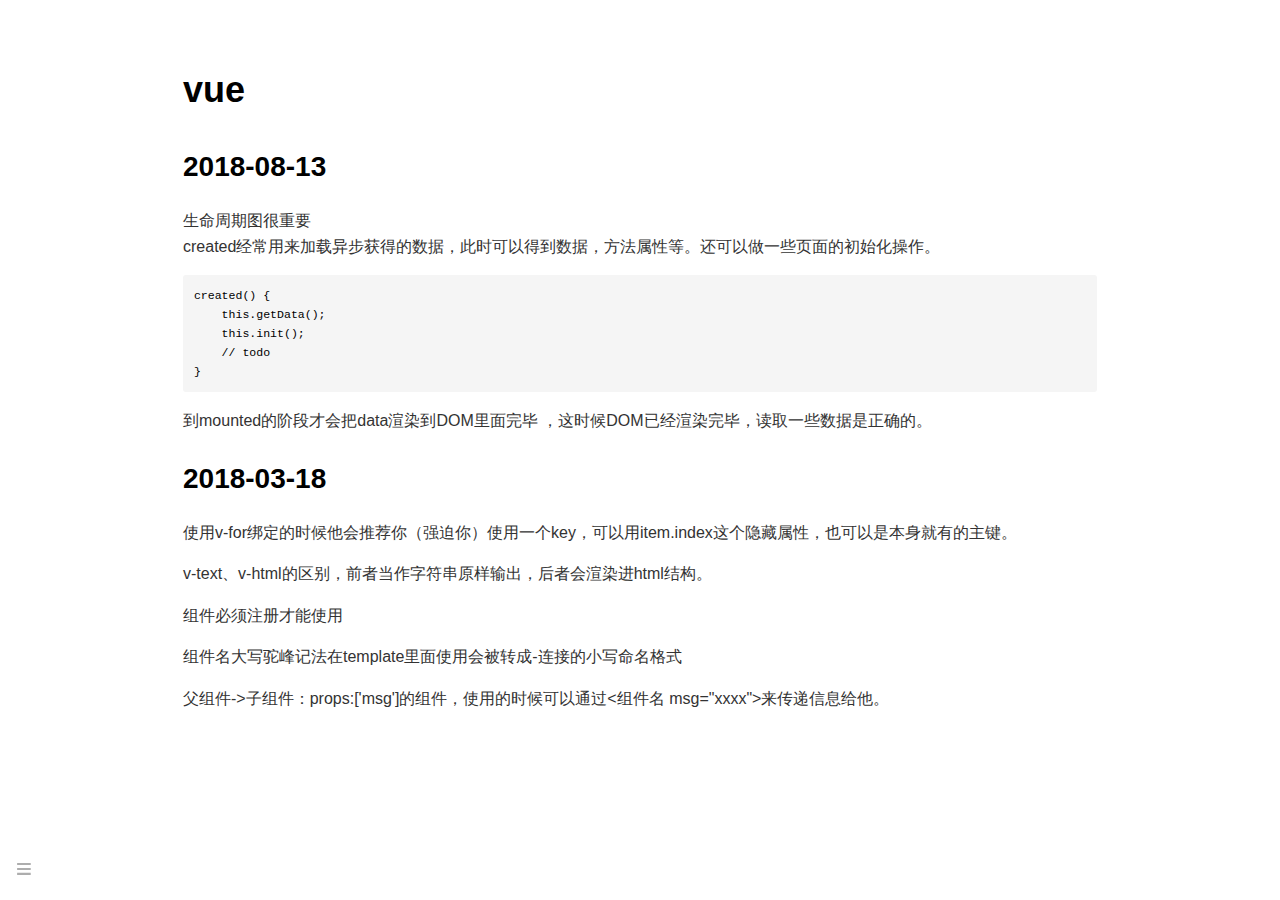
<file: htmls/blogs/005.html>
<!DOCTYPE html>
  <html>
    <head>
      <title>vue学习</title>
      <meta charset="utf-8">
      <meta name="viewport" content="width=device-width, initial-scale=1.0">
      
      <link rel="stylesheet" href="file:///C:\Users\Administrator\.vscode\extensions\shd101wyy.markdown-preview-enhanced-0.3.4\node_modules\@shd101wyy\mume\dependencies\katex\katex.min.css">
      
      
      
      
      
      
      
      
      
      

      <style> 
      /**
 * prism.js Github theme based on GitHub's theme.
 * @author Sam Clarke
 */
code[class*="language-"],
pre[class*="language-"] {
  color: #333;
  background: none;
  font-family: Consolas, "Liberation Mono", Menlo, Courier, monospace;
  text-align: left;
  white-space: pre;
  word-spacing: normal;
  word-break: normal;
  word-wrap: normal;
  line-height: 1.4;

  -moz-tab-size: 8;
  -o-tab-size: 8;
  tab-size: 8;

  -webkit-hyphens: none;
  -moz-hyphens: none;
  -ms-hyphens: none;
  hyphens: none;
}

/* Code blocks */
pre[class*="language-"] {
  padding: .8em;
  overflow: auto;
  /* border: 1px solid #ddd; */
  border-radius: 3px;
  /* background: #fff; */
  background: #f5f5f5;
}

/* Inline code */
:not(pre) > code[class*="language-"] {
  padding: .1em;
  border-radius: .3em;
  white-space: normal;
  background: #f5f5f5;
}

.token.comment,
.token.blockquote {
  color: #969896;
}

.token.cdata {
  color: #183691;
}

.token.doctype,
.token.punctuation,
.token.variable,
.token.macro.property {
  color: #333;
}

.token.operator,
.token.important,
.token.keyword,
.token.rule,
.token.builtin {
  color: #a71d5d;
}

.token.string,
.token.url,
.token.regex,
.token.attr-value {
  color: #183691;
}

.token.property,
.token.number,
.token.boolean,
.token.entity,
.token.atrule,
.token.constant,
.token.symbol,
.token.command,
.token.code {
  color: #0086b3;
}

.token.tag,
.token.selector,
.token.prolog {
  color: #63a35c;
}

.token.function,
.token.namespace,
.token.pseudo-element,
.token.class,
.token.class-name,
.token.pseudo-class,
.token.id,
.token.url-reference .token.variable,
.token.attr-name {
  color: #795da3;
}

.token.entity {
  cursor: help;
}

.token.title,
.token.title .token.punctuation {
  font-weight: bold;
  color: #1d3e81;
}

.token.list {
  color: #ed6a43;
}

.token.inserted {
  background-color: #eaffea;
  color: #55a532;
}

.token.deleted {
  background-color: #ffecec;
  color: #bd2c00;
}

.token.bold {
  font-weight: bold;
}

.token.italic {
  font-style: italic;
}


/* JSON */
.language-json .token.property {
  color: #183691;
}

.language-markup .token.tag .token.punctuation {
  color: #333;
}

/* CSS */
code.language-css,
.language-css .token.function {
  color: #0086b3;
}

/* YAML */
.language-yaml .token.atrule {
  color: #63a35c;
}

code.language-yaml {
  color: #183691;
}

/* Ruby */
.language-ruby .token.function {
  color: #333;
}

/* Markdown */
.language-markdown .token.url {
  color: #795da3;
}

/* Makefile */
.language-makefile .token.symbol {
  color: #795da3;
}

.language-makefile .token.variable {
  color: #183691;
}

.language-makefile .token.builtin {
  color: #0086b3;
}

/* Bash */
.language-bash .token.keyword {
  color: #0086b3;
}html body{font-family:"Helvetica Neue",Helvetica,"Segoe UI",Arial,freesans,sans-serif;font-size:16px;line-height:1.6;color:#333;background-color:#fff;overflow:initial;box-sizing:border-box;word-wrap:break-word}html body>:first-child{margin-top:0}html body h1,html body h2,html body h3,html body h4,html body h5,html body h6{line-height:1.2;margin-top:1em;margin-bottom:16px;color:#000}html body h1{font-size:2.25em;font-weight:300;padding-bottom:.3em}html body h2{font-size:1.75em;font-weight:400;padding-bottom:.3em}html body h3{font-size:1.5em;font-weight:500}html body h4{font-size:1.25em;font-weight:600}html body h5{font-size:1.1em;font-weight:600}html body h6{font-size:1em;font-weight:600}html body h1,html body h2,html body h3,html body h4,html body h5{font-weight:600}html body h5{font-size:1em}html body h6{color:#5c5c5c}html body strong{color:#000}html body del{color:#5c5c5c}html body a:not([href]){color:inherit;text-decoration:none}html body a{color:#08c;text-decoration:none}html body a:hover{color:#00a3f5;text-decoration:none}html body img{max-width:100%}html body>p{margin-top:0;margin-bottom:16px;word-wrap:break-word}html body>ul,html body>ol{margin-bottom:16px}html body ul,html body ol{padding-left:2em}html body ul.no-list,html body ol.no-list{padding:0;list-style-type:none}html body ul ul,html body ul ol,html body ol ol,html body ol ul{margin-top:0;margin-bottom:0}html body li{margin-bottom:0}html body li.task-list-item{list-style:none}html body li>p{margin-top:0;margin-bottom:0}html body .task-list-item-checkbox{margin:0 .2em .25em -1.8em;vertical-align:middle}html body .task-list-item-checkbox:hover{cursor:pointer}html body blockquote{margin:16px 0;font-size:inherit;padding:0 15px;color:#5c5c5c;border-left:4px solid #d6d6d6}html body blockquote>:first-child{margin-top:0}html body blockquote>:last-child{margin-bottom:0}html body hr{height:4px;margin:32px 0;background-color:#d6d6d6;border:0 none}html body table{margin:10px 0 15px 0;border-collapse:collapse;border-spacing:0;display:block;width:100%;overflow:auto;word-break:normal;word-break:keep-all}html body table th{font-weight:bold;color:#000}html body table td,html body table th{border:1px solid #d6d6d6;padding:6px 13px}html body dl{padding:0}html body dl dt{padding:0;margin-top:16px;font-size:1em;font-style:italic;font-weight:bold}html body dl dd{padding:0 16px;margin-bottom:16px}html body code{font-family:Menlo,Monaco,Consolas,'Courier New',monospace;font-size:.85em !important;color:#000;background-color:#f0f0f0;border-radius:3px;padding:.2em 0}html body code::before,html body code::after{letter-spacing:-0.2em;content:"\00a0"}html body pre>code{padding:0;margin:0;font-size:.85em !important;word-break:normal;white-space:pre;background:transparent;border:0}html body .highlight{margin-bottom:16px}html body .highlight pre,html body pre{padding:1em;overflow:auto;font-size:.85em !important;line-height:1.45;border:#d6d6d6;border-radius:3px}html body .highlight pre{margin-bottom:0;word-break:normal}html body pre code,html body pre tt{display:inline;max-width:initial;padding:0;margin:0;overflow:initial;line-height:inherit;word-wrap:normal;background-color:transparent;border:0}html body pre code:before,html body pre tt:before,html body pre code:after,html body pre tt:after{content:normal}html body p,html body blockquote,html body ul,html body ol,html body dl,html body pre{margin-top:0;margin-bottom:16px}html body kbd{color:#000;border:1px solid #d6d6d6;border-bottom:2px solid #c7c7c7;padding:2px 4px;background-color:#f0f0f0;border-radius:3px}@media print{html body{background-color:#fff}html body h1,html body h2,html body h3,html body h4,html body h5,html body h6{color:#000;page-break-after:avoid}html body blockquote{color:#5c5c5c}html body pre{page-break-inside:avoid}html body table{display:table}html body img{display:block;max-width:100%;max-height:100%}html body pre,html body code{word-wrap:break-word;white-space:pre}}.markdown-preview{width:100%;height:100%;box-sizing:border-box}.markdown-preview .pagebreak,.markdown-preview .newpage{page-break-before:always}.markdown-preview pre.line-numbers{position:relative;padding-left:3.8em;counter-reset:linenumber}.markdown-preview pre.line-numbers>code{position:relative}.markdown-preview pre.line-numbers .line-numbers-rows{position:absolute;pointer-events:none;top:1em;font-size:100%;left:0;width:3em;letter-spacing:-1px;border-right:1px solid #999;-webkit-user-select:none;-moz-user-select:none;-ms-user-select:none;user-select:none}.markdown-preview pre.line-numbers .line-numbers-rows>span{pointer-events:none;display:block;counter-increment:linenumber}.markdown-preview pre.line-numbers .line-numbers-rows>span:before{content:counter(linenumber);color:#999;display:block;padding-right:.8em;text-align:right}.markdown-preview .mathjax-exps .MathJax_Display{text-align:center !important}.markdown-preview:not([for="preview"]) .code-chunk .btn-group{display:none}.markdown-preview:not([for="preview"]) .code-chunk .status{display:none}.markdown-preview:not([for="preview"]) .code-chunk .output-div{margin-bottom:16px}.scrollbar-style::-webkit-scrollbar{width:8px}.scrollbar-style::-webkit-scrollbar-track{border-radius:10px;background-color:transparent}.scrollbar-style::-webkit-scrollbar-thumb{border-radius:5px;background-color:rgba(150,150,150,0.66);border:4px solid rgba(150,150,150,0.66);background-clip:content-box}html body[for="html-export"]:not([data-presentation-mode]){position:relative;width:100%;height:100%;top:0;left:0;margin:0;padding:0;overflow:auto}html body[for="html-export"]:not([data-presentation-mode]) .markdown-preview{position:relative;top:0}@media screen and (min-width:914px){html body[for="html-export"]:not([data-presentation-mode]) .markdown-preview{padding:2em calc(50% - 457px)}}@media screen and (max-width:914px){html body[for="html-export"]:not([data-presentation-mode]) .markdown-preview{padding:2em}}@media screen and (max-width:450px){html body[for="html-export"]:not([data-presentation-mode]) .markdown-preview{font-size:14px !important;padding:1em}}@media print{html body[for="html-export"]:not([data-presentation-mode]) #sidebar-toc-btn{display:none}}html body[for="html-export"]:not([data-presentation-mode]) #sidebar-toc-btn{position:fixed;bottom:8px;left:8px;font-size:28px;cursor:pointer;color:inherit;z-index:99;width:32px;text-align:center;opacity:.4}html body[for="html-export"]:not([data-presentation-mode])[html-show-sidebar-toc] #sidebar-toc-btn{opacity:1}html body[for="html-export"]:not([data-presentation-mode])[html-show-sidebar-toc] .md-sidebar-toc{position:fixed;top:0;left:0;width:300px;height:100%;padding:32px 0 48px 0;font-size:14px;box-shadow:0 0 4px rgba(150,150,150,0.33);box-sizing:border-box;overflow:auto;background-color:inherit}html body[for="html-export"]:not([data-presentation-mode])[html-show-sidebar-toc] .md-sidebar-toc::-webkit-scrollbar{width:8px}html body[for="html-export"]:not([data-presentation-mode])[html-show-sidebar-toc] .md-sidebar-toc::-webkit-scrollbar-track{border-radius:10px;background-color:transparent}html body[for="html-export"]:not([data-presentation-mode])[html-show-sidebar-toc] .md-sidebar-toc::-webkit-scrollbar-thumb{border-radius:5px;background-color:rgba(150,150,150,0.66);border:4px solid rgba(150,150,150,0.66);background-clip:content-box}html body[for="html-export"]:not([data-presentation-mode])[html-show-sidebar-toc] .md-sidebar-toc a{text-decoration:none}html body[for="html-export"]:not([data-presentation-mode])[html-show-sidebar-toc] .md-sidebar-toc ul{padding:0 1.6em;margin-top:.8em}html body[for="html-export"]:not([data-presentation-mode])[html-show-sidebar-toc] .md-sidebar-toc li{margin-bottom:.8em}html body[for="html-export"]:not([data-presentation-mode])[html-show-sidebar-toc] .md-sidebar-toc ul{list-style-type:none}html body[for="html-export"]:not([data-presentation-mode])[html-show-sidebar-toc] .markdown-preview{left:300px;width:calc(100% -  300px);padding:2em calc(50% - 457px -  150px);margin:0;box-sizing:border-box}@media screen and (max-width:1274px){html body[for="html-export"]:not([data-presentation-mode])[html-show-sidebar-toc] .markdown-preview{padding:2em}}@media screen and (max-width:450px){html body[for="html-export"]:not([data-presentation-mode])[html-show-sidebar-toc] .markdown-preview{width:100%}}html body[for="html-export"]:not([data-presentation-mode]):not([html-show-sidebar-toc]) .markdown-preview{left:50%;transform:translateX(-50%)}html body[for="html-export"]:not([data-presentation-mode]):not([html-show-sidebar-toc]) .md-sidebar-toc{display:none}
/* Please visit the URL below for more information: */
/*   https://shd101wyy.github.io/markdown-preview-enhanced/#/customize-css */
 
      </style>
    </head>
    <body for="html-export">
      <div class="mume markdown-preview   ">
      <h1 class="mume-header" id="vue">vue</h1>

<h2 class="mume-header" id="2018-08-13">2018-08-13</h2>

<p>生命周期图很重要<br>
created经常用来加载异步获得的数据，此时可以得到数据，方法属性等。还可以做一些页面的初始化操作。</p>
<pre data-role="codeBlock" data-info="lang = javascript" class="language-lang"><code>created() {
    this.getData();
    this.init();
    // todo
}
</code></pre><p>到mounted的阶段才会把data渲染到DOM里面完毕 ，这时候DOM已经渲染完毕，读取一些数据是正确的。</p>
<h2 class="mume-header" id="2018-03-18">2018-03-18</h2>

<p>使用v-for绑定的时候他会推荐你（强迫你）使用一个key，可以用item.index这个隐藏属性，也可以是本身就有的主键。</p>
<p>v-text、v-html的区别，前者当作字符串原样输出，后者会渲染进html结构。</p>
<p>组件必须注册才能使用</p>
<p>组件名大写驼峰记法在template里面使用会被转成-连接的小写命名格式</p>
<p>父组件-&gt;子组件：props:['msg']的组件，使用的时候可以通过&lt;组件名 msg=&quot;xxxx&quot;&gt;来传递信息给他。</p>

      </div>
      <div class="md-sidebar-toc"><ul>
<li><a href="#vue">vue</a>
<ul>
<li><a href="#2018-08-13">2018-08-13</a></li>
<li><a href="#2018-03-18">2018-03-18</a></li>
</ul>
</li>
</ul>
</div>
      <a id="sidebar-toc-btn">≡</a>
    </body>
    
    
    
    
    
    
    <script>
(function bindTaskListEvent() {
  var taskListItemCheckboxes = document.body.getElementsByClassName('task-list-item-checkbox')
  for (var i = 0; i < taskListItemCheckboxes.length; i++) {
    var checkbox = taskListItemCheckboxes[i]
    var li = checkbox.parentElement
    if (li.tagName !== 'LI') li = li.parentElement
    if (li.tagName === 'LI') {
      li.classList.add('task-list-item')
    }
  }
}())    
</script>
    
<script>

var sidebarTOCBtn = document.getElementById('sidebar-toc-btn')
sidebarTOCBtn.addEventListener('click', function(event) {
  event.stopPropagation()
  if (document.body.hasAttribute('html-show-sidebar-toc')) {
    document.body.removeAttribute('html-show-sidebar-toc')
  } else {
    document.body.setAttribute('html-show-sidebar-toc', true)
  }
})
</script>
      
  </html>
</file>
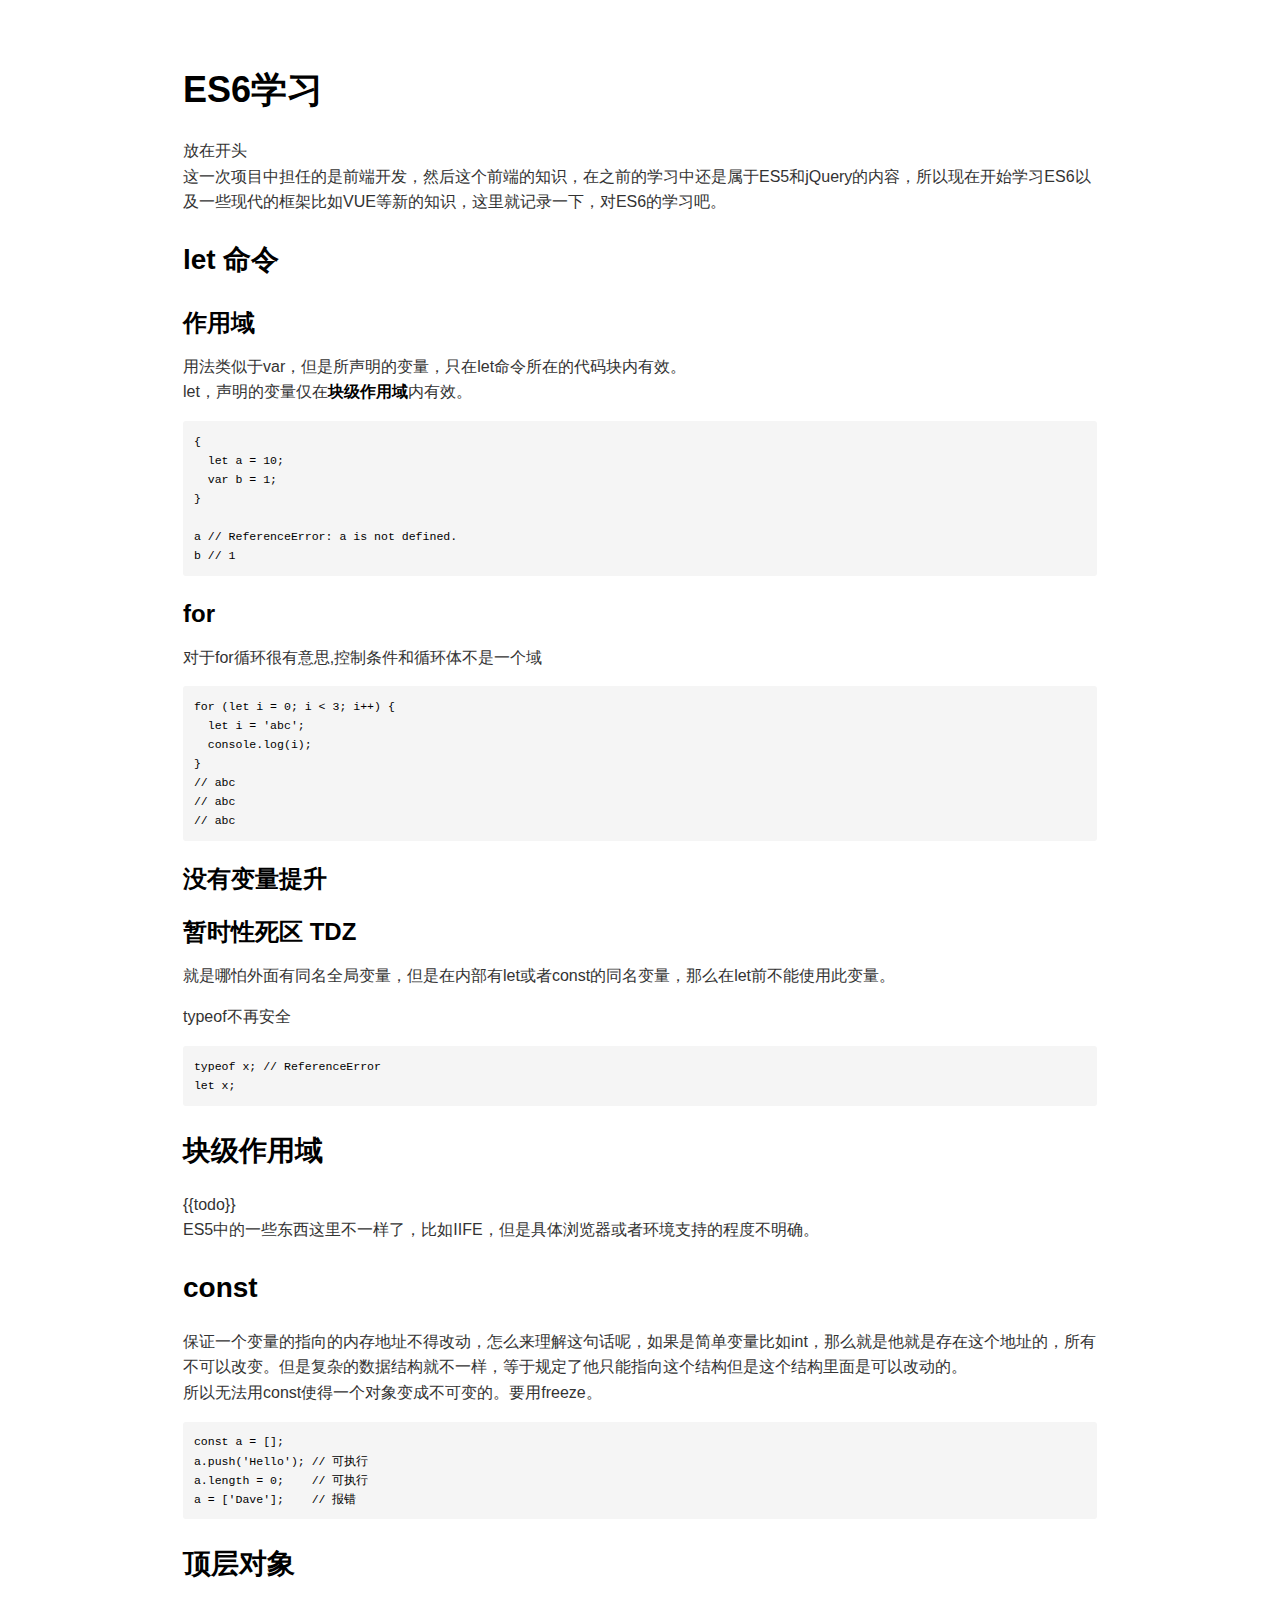
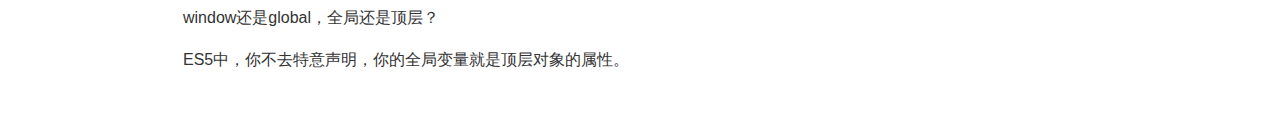
<file: htmls/blogs/007.html>
<!DOCTYPE html>
  <html>
    <head>
      <title>ES6学习</title>
      <meta charset="utf-8">
      <meta name="viewport" content="width=device-width, initial-scale=1.0">
      
      <link rel="stylesheet" href="file:///C:\Users\Administrator\.vscode\extensions\shd101wyy.markdown-preview-enhanced-0.3.5\node_modules\@shd101wyy\mume\dependencies\katex\katex.min.css">
      
      
      
      
      
      
      
      
      
      

      <style> 
      /**
 * prism.js Github theme based on GitHub's theme.
 * @author Sam Clarke
 */
code[class*="language-"],
pre[class*="language-"] {
  color: #333;
  background: none;
  font-family: Consolas, "Liberation Mono", Menlo, Courier, monospace;
  text-align: left;
  white-space: pre;
  word-spacing: normal;
  word-break: normal;
  word-wrap: normal;
  line-height: 1.4;

  -moz-tab-size: 8;
  -o-tab-size: 8;
  tab-size: 8;

  -webkit-hyphens: none;
  -moz-hyphens: none;
  -ms-hyphens: none;
  hyphens: none;
}

/* Code blocks */
pre[class*="language-"] {
  padding: .8em;
  overflow: auto;
  /* border: 1px solid #ddd; */
  border-radius: 3px;
  /* background: #fff; */
  background: #f5f5f5;
}

/* Inline code */
:not(pre) > code[class*="language-"] {
  padding: .1em;
  border-radius: .3em;
  white-space: normal;
  background: #f5f5f5;
}

.token.comment,
.token.blockquote {
  color: #969896;
}

.token.cdata {
  color: #183691;
}

.token.doctype,
.token.punctuation,
.token.variable,
.token.macro.property {
  color: #333;
}

.token.operator,
.token.important,
.token.keyword,
.token.rule,
.token.builtin {
  color: #a71d5d;
}

.token.string,
.token.url,
.token.regex,
.token.attr-value {
  color: #183691;
}

.token.property,
.token.number,
.token.boolean,
.token.entity,
.token.atrule,
.token.constant,
.token.symbol,
.token.command,
.token.code {
  color: #0086b3;
}

.token.tag,
.token.selector,
.token.prolog {
  color: #63a35c;
}

.token.function,
.token.namespace,
.token.pseudo-element,
.token.class,
.token.class-name,
.token.pseudo-class,
.token.id,
.token.url-reference .token.variable,
.token.attr-name {
  color: #795da3;
}

.token.entity {
  cursor: help;
}

.token.title,
.token.title .token.punctuation {
  font-weight: bold;
  color: #1d3e81;
}

.token.list {
  color: #ed6a43;
}

.token.inserted {
  background-color: #eaffea;
  color: #55a532;
}

.token.deleted {
  background-color: #ffecec;
  color: #bd2c00;
}

.token.bold {
  font-weight: bold;
}

.token.italic {
  font-style: italic;
}


/* JSON */
.language-json .token.property {
  color: #183691;
}

.language-markup .token.tag .token.punctuation {
  color: #333;
}

/* CSS */
code.language-css,
.language-css .token.function {
  color: #0086b3;
}

/* YAML */
.language-yaml .token.atrule {
  color: #63a35c;
}

code.language-yaml {
  color: #183691;
}

/* Ruby */
.language-ruby .token.function {
  color: #333;
}

/* Markdown */
.language-markdown .token.url {
  color: #795da3;
}

/* Makefile */
.language-makefile .token.symbol {
  color: #795da3;
}

.language-makefile .token.variable {
  color: #183691;
}

.language-makefile .token.builtin {
  color: #0086b3;
}

/* Bash */
.language-bash .token.keyword {
  color: #0086b3;
}html body{font-family:"Helvetica Neue",Helvetica,"Segoe UI",Arial,freesans,sans-serif;font-size:16px;line-height:1.6;color:#333;background-color:#fff;overflow:initial;box-sizing:border-box;word-wrap:break-word}html body>:first-child{margin-top:0}html body h1,html body h2,html body h3,html body h4,html body h5,html body h6{line-height:1.2;margin-top:1em;margin-bottom:16px;color:#000}html body h1{font-size:2.25em;font-weight:300;padding-bottom:.3em}html body h2{font-size:1.75em;font-weight:400;padding-bottom:.3em}html body h3{font-size:1.5em;font-weight:500}html body h4{font-size:1.25em;font-weight:600}html body h5{font-size:1.1em;font-weight:600}html body h6{font-size:1em;font-weight:600}html body h1,html body h2,html body h3,html body h4,html body h5{font-weight:600}html body h5{font-size:1em}html body h6{color:#5c5c5c}html body strong{color:#000}html body del{color:#5c5c5c}html body a:not([href]){color:inherit;text-decoration:none}html body a{color:#08c;text-decoration:none}html body a:hover{color:#00a3f5;text-decoration:none}html body img{max-width:100%}html body>p{margin-top:0;margin-bottom:16px;word-wrap:break-word}html body>ul,html body>ol{margin-bottom:16px}html body ul,html body ol{padding-left:2em}html body ul.no-list,html body ol.no-list{padding:0;list-style-type:none}html body ul ul,html body ul ol,html body ol ol,html body ol ul{margin-top:0;margin-bottom:0}html body li{margin-bottom:0}html body li.task-list-item{list-style:none}html body li>p{margin-top:0;margin-bottom:0}html body .task-list-item-checkbox{margin:0 .2em .25em -1.8em;vertical-align:middle}html body .task-list-item-checkbox:hover{cursor:pointer}html body blockquote{margin:16px 0;font-size:inherit;padding:0 15px;color:#5c5c5c;border-left:4px solid #d6d6d6}html body blockquote>:first-child{margin-top:0}html body blockquote>:last-child{margin-bottom:0}html body hr{height:4px;margin:32px 0;background-color:#d6d6d6;border:0 none}html body table{margin:10px 0 15px 0;border-collapse:collapse;border-spacing:0;display:block;width:100%;overflow:auto;word-break:normal;word-break:keep-all}html body table th{font-weight:bold;color:#000}html body table td,html body table th{border:1px solid #d6d6d6;padding:6px 13px}html body dl{padding:0}html body dl dt{padding:0;margin-top:16px;font-size:1em;font-style:italic;font-weight:bold}html body dl dd{padding:0 16px;margin-bottom:16px}html body code{font-family:Menlo,Monaco,Consolas,'Courier New',monospace;font-size:.85em !important;color:#000;background-color:#f0f0f0;border-radius:3px;padding:.2em 0}html body code::before,html body code::after{letter-spacing:-0.2em;content:"\00a0"}html body pre>code{padding:0;margin:0;font-size:.85em !important;word-break:normal;white-space:pre;background:transparent;border:0}html body .highlight{margin-bottom:16px}html body .highlight pre,html body pre{padding:1em;overflow:auto;font-size:.85em !important;line-height:1.45;border:#d6d6d6;border-radius:3px}html body .highlight pre{margin-bottom:0;word-break:normal}html body pre code,html body pre tt{display:inline;max-width:initial;padding:0;margin:0;overflow:initial;line-height:inherit;word-wrap:normal;background-color:transparent;border:0}html body pre code:before,html body pre tt:before,html body pre code:after,html body pre tt:after{content:normal}html body p,html body blockquote,html body ul,html body ol,html body dl,html body pre{margin-top:0;margin-bottom:16px}html body kbd{color:#000;border:1px solid #d6d6d6;border-bottom:2px solid #c7c7c7;padding:2px 4px;background-color:#f0f0f0;border-radius:3px}@media print{html body{background-color:#fff}html body h1,html body h2,html body h3,html body h4,html body h5,html body h6{color:#000;page-break-after:avoid}html body blockquote{color:#5c5c5c}html body pre{page-break-inside:avoid}html body table{display:table}html body img{display:block;max-width:100%;max-height:100%}html body pre,html body code{word-wrap:break-word;white-space:pre}}.markdown-preview{width:100%;height:100%;box-sizing:border-box}.markdown-preview .pagebreak,.markdown-preview .newpage{page-break-before:always}.markdown-preview pre.line-numbers{position:relative;padding-left:3.8em;counter-reset:linenumber}.markdown-preview pre.line-numbers>code{position:relative}.markdown-preview pre.line-numbers .line-numbers-rows{position:absolute;pointer-events:none;top:1em;font-size:100%;left:0;width:3em;letter-spacing:-1px;border-right:1px solid #999;-webkit-user-select:none;-moz-user-select:none;-ms-user-select:none;user-select:none}.markdown-preview pre.line-numbers .line-numbers-rows>span{pointer-events:none;display:block;counter-increment:linenumber}.markdown-preview pre.line-numbers .line-numbers-rows>span:before{content:counter(linenumber);color:#999;display:block;padding-right:.8em;text-align:right}.markdown-preview .mathjax-exps .MathJax_Display{text-align:center !important}.markdown-preview:not([for="preview"]) .code-chunk .btn-group{display:none}.markdown-preview:not([for="preview"]) .code-chunk .status{display:none}.markdown-preview:not([for="preview"]) .code-chunk .output-div{margin-bottom:16px}.scrollbar-style::-webkit-scrollbar{width:8px}.scrollbar-style::-webkit-scrollbar-track{border-radius:10px;background-color:transparent}.scrollbar-style::-webkit-scrollbar-thumb{border-radius:5px;background-color:rgba(150,150,150,0.66);border:4px solid rgba(150,150,150,0.66);background-clip:content-box}html body[for="html-export"]:not([data-presentation-mode]){position:relative;width:100%;height:100%;top:0;left:0;margin:0;padding:0;overflow:auto}html body[for="html-export"]:not([data-presentation-mode]) .markdown-preview{position:relative;top:0}@media screen and (min-width:914px){html body[for="html-export"]:not([data-presentation-mode]) .markdown-preview{padding:2em calc(50% - 457px)}}@media screen and (max-width:914px){html body[for="html-export"]:not([data-presentation-mode]) .markdown-preview{padding:2em}}@media screen and (max-width:450px){html body[for="html-export"]:not([data-presentation-mode]) .markdown-preview{font-size:14px !important;padding:1em}}@media print{html body[for="html-export"]:not([data-presentation-mode]) #sidebar-toc-btn{display:none}}html body[for="html-export"]:not([data-presentation-mode]) #sidebar-toc-btn{position:fixed;bottom:8px;left:8px;font-size:28px;cursor:pointer;color:inherit;z-index:99;width:32px;text-align:center;opacity:.4}html body[for="html-export"]:not([data-presentation-mode])[html-show-sidebar-toc] #sidebar-toc-btn{opacity:1}html body[for="html-export"]:not([data-presentation-mode])[html-show-sidebar-toc] .md-sidebar-toc{position:fixed;top:0;left:0;width:300px;height:100%;padding:32px 0 48px 0;font-size:14px;box-shadow:0 0 4px rgba(150,150,150,0.33);box-sizing:border-box;overflow:auto;background-color:inherit}html body[for="html-export"]:not([data-presentation-mode])[html-show-sidebar-toc] .md-sidebar-toc::-webkit-scrollbar{width:8px}html body[for="html-export"]:not([data-presentation-mode])[html-show-sidebar-toc] .md-sidebar-toc::-webkit-scrollbar-track{border-radius:10px;background-color:transparent}html body[for="html-export"]:not([data-presentation-mode])[html-show-sidebar-toc] .md-sidebar-toc::-webkit-scrollbar-thumb{border-radius:5px;background-color:rgba(150,150,150,0.66);border:4px solid rgba(150,150,150,0.66);background-clip:content-box}html body[for="html-export"]:not([data-presentation-mode])[html-show-sidebar-toc] .md-sidebar-toc a{text-decoration:none}html body[for="html-export"]:not([data-presentation-mode])[html-show-sidebar-toc] .md-sidebar-toc ul{padding:0 1.6em;margin-top:.8em}html body[for="html-export"]:not([data-presentation-mode])[html-show-sidebar-toc] .md-sidebar-toc li{margin-bottom:.8em}html body[for="html-export"]:not([data-presentation-mode])[html-show-sidebar-toc] .md-sidebar-toc ul{list-style-type:none}html body[for="html-export"]:not([data-presentation-mode])[html-show-sidebar-toc] .markdown-preview{left:300px;width:calc(100% -  300px);padding:2em calc(50% - 457px -  150px);margin:0;box-sizing:border-box}@media screen and (max-width:1274px){html body[for="html-export"]:not([data-presentation-mode])[html-show-sidebar-toc] .markdown-preview{padding:2em}}@media screen and (max-width:450px){html body[for="html-export"]:not([data-presentation-mode])[html-show-sidebar-toc] .markdown-preview{width:100%}}html body[for="html-export"]:not([data-presentation-mode]):not([html-show-sidebar-toc]) .markdown-preview{left:50%;transform:translateX(-50%)}html body[for="html-export"]:not([data-presentation-mode]):not([html-show-sidebar-toc]) .md-sidebar-toc{display:none}
/* Please visit the URL below for more information: */
/*   https://shd101wyy.github.io/markdown-preview-enhanced/#/customize-css */
 
      </style>
    </head>
    <body for="html-export">
      <div class="mume markdown-preview   ">
      <h1 class="mume-header" id="es6%E5%AD%A6%E4%B9%A0">ES6学习</h1>

<p>放在开头<br>
这一次项目中担任的是前端开发，然后这个前端的知识，在之前的学习中还是属于ES5和jQuery的内容，所以现在开始学习ES6以及一些现代的框架比如VUE等新的知识，这里就记录一下，对ES6的学习吧。</p>
<h2 class="mume-header" id="let-%E5%91%BD%E4%BB%A4">let 命令</h2>

<h3 class="mume-header" id="%E4%BD%9C%E7%94%A8%E5%9F%9F">作用域</h3>

<p>用法类似于var，但是所声明的变量，只在let命令所在的代码块内有效。<br>
let，声明的变量仅在<strong>块级作用域</strong>内有效。</p>
<pre data-role="codeBlock" data-info="lang=js" class="language-lang=js"><code>{
  let a = 10;
  var b = 1;
}

a // ReferenceError: a is not defined.
b // 1
</code></pre><h3 class="mume-header" id="for">for</h3>

<p>对于for循环很有意思,控制条件和循环体不是一个域</p>
<pre data-role="codeBlock" data-info="lang=JavaScript" class="language-lang=javascript"><code>for (let i = 0; i &lt; 3; i++) {
  let i = &apos;abc&apos;;
  console.log(i);
}
// abc
// abc
// abc 
</code></pre><h3 class="mume-header" id="%E6%B2%A1%E6%9C%89%E5%8F%98%E9%87%8F%E6%8F%90%E5%8D%87">没有变量提升</h3>

<h3 class="mume-header" id="%E6%9A%82%E6%97%B6%E6%80%A7%E6%AD%BB%E5%8C%BA-tdz">暂时性死区 TDZ</h3>

<p>就是哪怕外面有同名全局变量，但是在内部有let或者const的同名变量，那么在let前不能使用此变量。</p>
<p>typeof不再安全</p>
<pre data-role="codeBlock" data-info="lang=js" class="language-lang=js"><code>typeof x; // ReferenceError
let x;
</code></pre><h2 class="mume-header" id="%E5%9D%97%E7%BA%A7%E4%BD%9C%E7%94%A8%E5%9F%9F">块级作用域</h2>

<p>{{todo}}<br>
ES5中的一些东西这里不一样了，比如IIFE，但是具体浏览器或者环境支持的程度不明确。</p>
<h2 class="mume-header" id="const">const</h2>

<p>保证一个变量的指向的内存地址不得改动，怎么来理解这句话呢，如果是简单变量比如int，那么就是他就是存在这个地址的，所有不可以改变。但是复杂的数据结构就不一样，等于规定了他只能指向这个结构但是这个结构里面是可以改动的。<br>
所以无法用const使得一个对象变成不可变的。要用freeze。</p>
<pre data-role="codeBlock" data-info="lang=js" class="language-lang=js"><code>const a = [];
a.push(&apos;Hello&apos;); // &#x53EF;&#x6267;&#x884C;
a.length = 0;    // &#x53EF;&#x6267;&#x884C;
a = [&apos;Dave&apos;];    // &#x62A5;&#x9519;
</code></pre><h2 class="mume-header" id="%E9%A1%B6%E5%B1%82%E5%AF%B9%E8%B1%A1">顶层对象</h2>

<p>window还是global，全局还是顶层？</p>
<p>ES5中，你不去特意声明，你的全局变量就是顶层对象的属性。</p>

      </div>
      
      
    </body>
    
    
    
    
    
    
    
  </html>
</file>
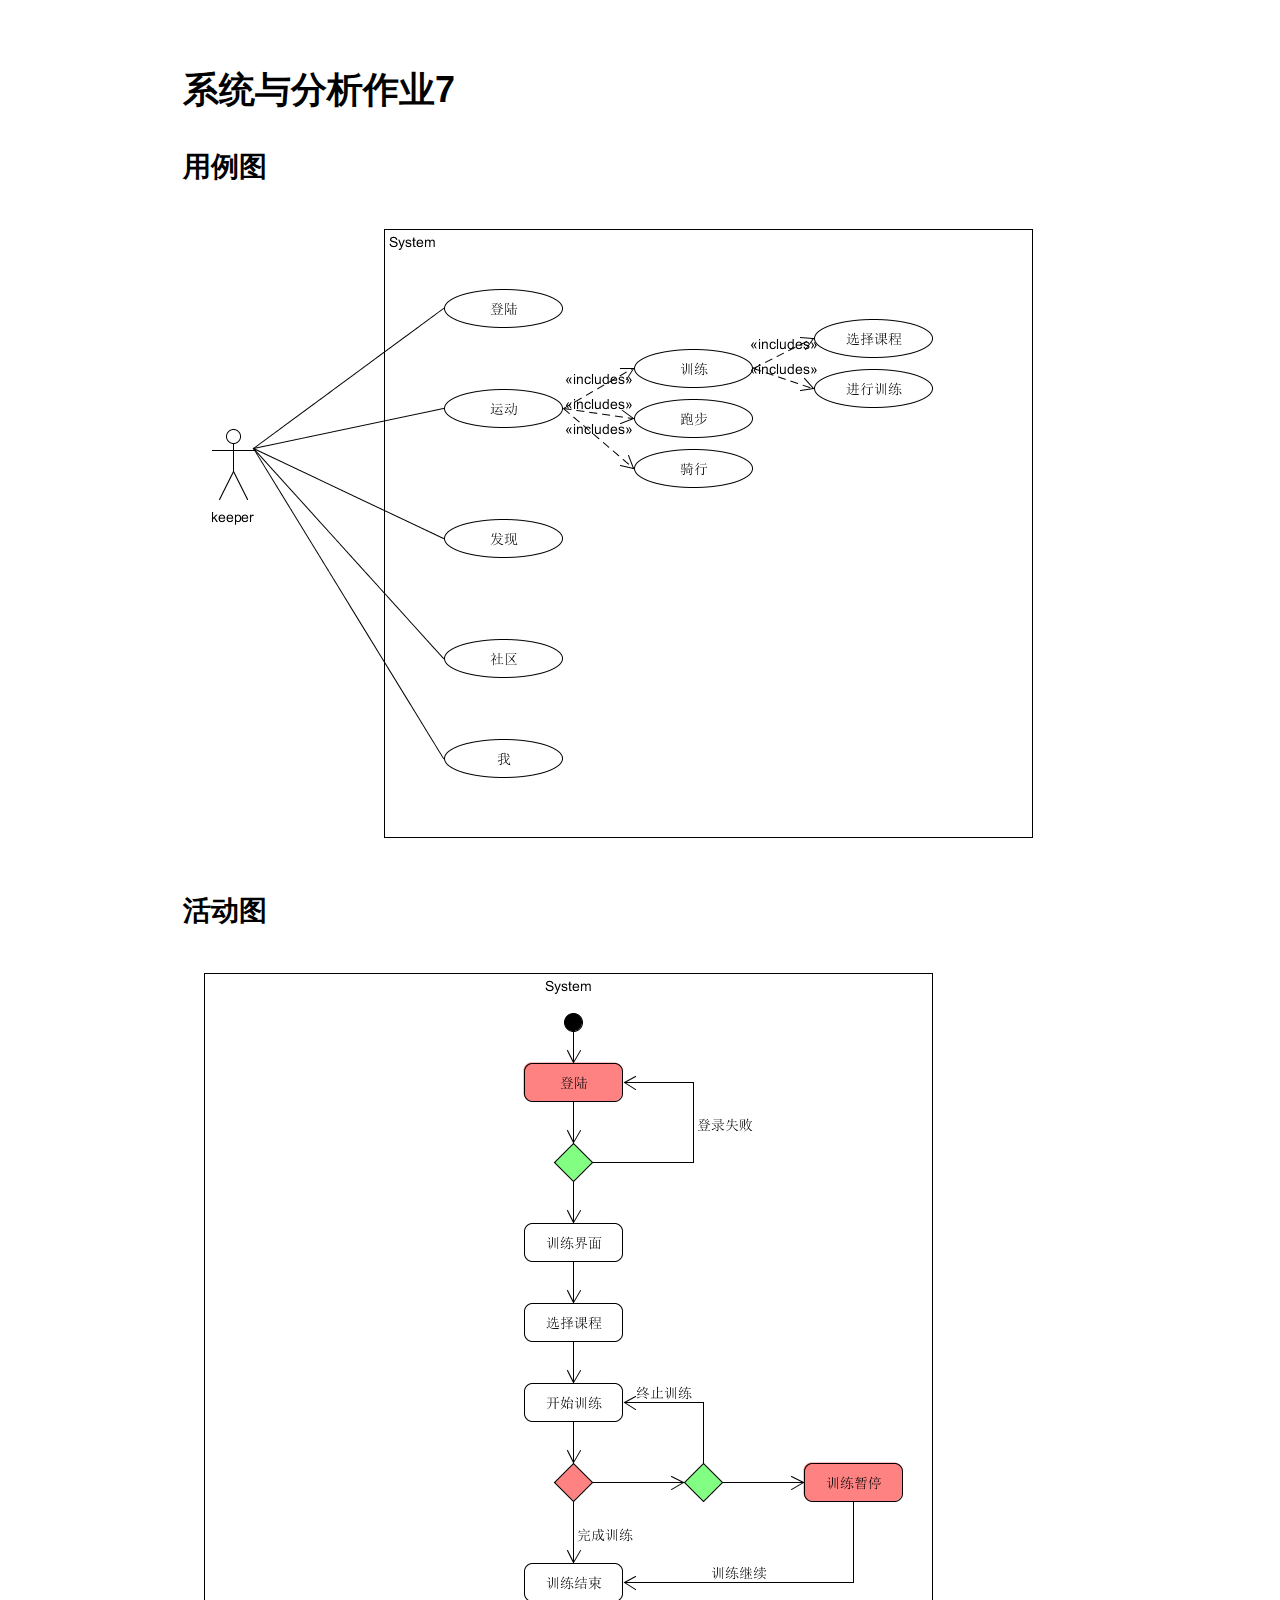
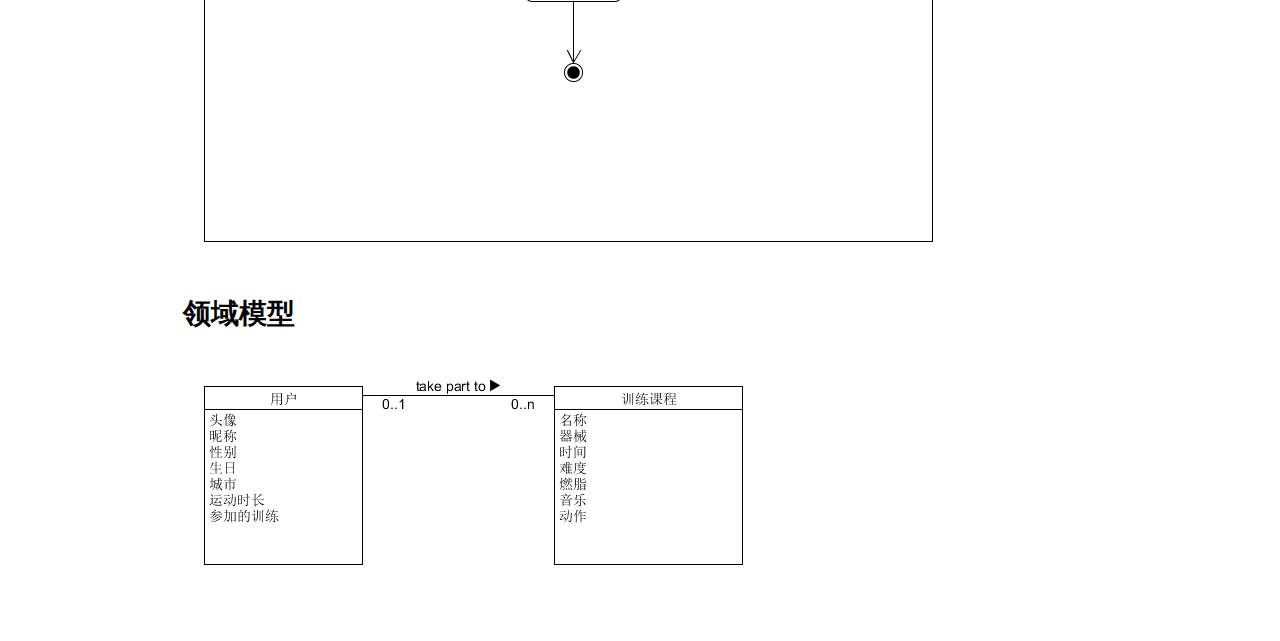
<file: htmls/blogs/010.html>
<!DOCTYPE html>
  <html>
    <head>
      <title>系分作业7</title>
      <meta charset="utf-8">
      <meta name="viewport" content="width=device-width, initial-scale=1.0">
      
      <link rel="stylesheet" href="file:///C:\Users\Administrator\.vscode\extensions\shd101wyy.markdown-preview-enhanced-0.3.5\node_modules\@shd101wyy\mume\dependencies\katex\katex.min.css">
      
      
      
      
      
      
      
      
      
      

      <style> 
      /**
 * prism.js Github theme based on GitHub's theme.
 * @author Sam Clarke
 */
code[class*="language-"],
pre[class*="language-"] {
  color: #333;
  background: none;
  font-family: Consolas, "Liberation Mono", Menlo, Courier, monospace;
  text-align: left;
  white-space: pre;
  word-spacing: normal;
  word-break: normal;
  word-wrap: normal;
  line-height: 1.4;

  -moz-tab-size: 8;
  -o-tab-size: 8;
  tab-size: 8;

  -webkit-hyphens: none;
  -moz-hyphens: none;
  -ms-hyphens: none;
  hyphens: none;
}

/* Code blocks */
pre[class*="language-"] {
  padding: .8em;
  overflow: auto;
  /* border: 1px solid #ddd; */
  border-radius: 3px;
  /* background: #fff; */
  background: #f5f5f5;
}

/* Inline code */
:not(pre) > code[class*="language-"] {
  padding: .1em;
  border-radius: .3em;
  white-space: normal;
  background: #f5f5f5;
}

.token.comment,
.token.blockquote {
  color: #969896;
}

.token.cdata {
  color: #183691;
}

.token.doctype,
.token.punctuation,
.token.variable,
.token.macro.property {
  color: #333;
}

.token.operator,
.token.important,
.token.keyword,
.token.rule,
.token.builtin {
  color: #a71d5d;
}

.token.string,
.token.url,
.token.regex,
.token.attr-value {
  color: #183691;
}

.token.property,
.token.number,
.token.boolean,
.token.entity,
.token.atrule,
.token.constant,
.token.symbol,
.token.command,
.token.code {
  color: #0086b3;
}

.token.tag,
.token.selector,
.token.prolog {
  color: #63a35c;
}

.token.function,
.token.namespace,
.token.pseudo-element,
.token.class,
.token.class-name,
.token.pseudo-class,
.token.id,
.token.url-reference .token.variable,
.token.attr-name {
  color: #795da3;
}

.token.entity {
  cursor: help;
}

.token.title,
.token.title .token.punctuation {
  font-weight: bold;
  color: #1d3e81;
}

.token.list {
  color: #ed6a43;
}

.token.inserted {
  background-color: #eaffea;
  color: #55a532;
}

.token.deleted {
  background-color: #ffecec;
  color: #bd2c00;
}

.token.bold {
  font-weight: bold;
}

.token.italic {
  font-style: italic;
}


/* JSON */
.language-json .token.property {
  color: #183691;
}

.language-markup .token.tag .token.punctuation {
  color: #333;
}

/* CSS */
code.language-css,
.language-css .token.function {
  color: #0086b3;
}

/* YAML */
.language-yaml .token.atrule {
  color: #63a35c;
}

code.language-yaml {
  color: #183691;
}

/* Ruby */
.language-ruby .token.function {
  color: #333;
}

/* Markdown */
.language-markdown .token.url {
  color: #795da3;
}

/* Makefile */
.language-makefile .token.symbol {
  color: #795da3;
}

.language-makefile .token.variable {
  color: #183691;
}

.language-makefile .token.builtin {
  color: #0086b3;
}

/* Bash */
.language-bash .token.keyword {
  color: #0086b3;
}html body{font-family:"Helvetica Neue",Helvetica,"Segoe UI",Arial,freesans,sans-serif;font-size:16px;line-height:1.6;color:#333;background-color:#fff;overflow:initial;box-sizing:border-box;word-wrap:break-word}html body>:first-child{margin-top:0}html body h1,html body h2,html body h3,html body h4,html body h5,html body h6{line-height:1.2;margin-top:1em;margin-bottom:16px;color:#000}html body h1{font-size:2.25em;font-weight:300;padding-bottom:.3em}html body h2{font-size:1.75em;font-weight:400;padding-bottom:.3em}html body h3{font-size:1.5em;font-weight:500}html body h4{font-size:1.25em;font-weight:600}html body h5{font-size:1.1em;font-weight:600}html body h6{font-size:1em;font-weight:600}html body h1,html body h2,html body h3,html body h4,html body h5{font-weight:600}html body h5{font-size:1em}html body h6{color:#5c5c5c}html body strong{color:#000}html body del{color:#5c5c5c}html body a:not([href]){color:inherit;text-decoration:none}html body a{color:#08c;text-decoration:none}html body a:hover{color:#00a3f5;text-decoration:none}html body img{max-width:100%}html body>p{margin-top:0;margin-bottom:16px;word-wrap:break-word}html body>ul,html body>ol{margin-bottom:16px}html body ul,html body ol{padding-left:2em}html body ul.no-list,html body ol.no-list{padding:0;list-style-type:none}html body ul ul,html body ul ol,html body ol ol,html body ol ul{margin-top:0;margin-bottom:0}html body li{margin-bottom:0}html body li.task-list-item{list-style:none}html body li>p{margin-top:0;margin-bottom:0}html body .task-list-item-checkbox{margin:0 .2em .25em -1.8em;vertical-align:middle}html body .task-list-item-checkbox:hover{cursor:pointer}html body blockquote{margin:16px 0;font-size:inherit;padding:0 15px;color:#5c5c5c;border-left:4px solid #d6d6d6}html body blockquote>:first-child{margin-top:0}html body blockquote>:last-child{margin-bottom:0}html body hr{height:4px;margin:32px 0;background-color:#d6d6d6;border:0 none}html body table{margin:10px 0 15px 0;border-collapse:collapse;border-spacing:0;display:block;width:100%;overflow:auto;word-break:normal;word-break:keep-all}html body table th{font-weight:bold;color:#000}html body table td,html body table th{border:1px solid #d6d6d6;padding:6px 13px}html body dl{padding:0}html body dl dt{padding:0;margin-top:16px;font-size:1em;font-style:italic;font-weight:bold}html body dl dd{padding:0 16px;margin-bottom:16px}html body code{font-family:Menlo,Monaco,Consolas,'Courier New',monospace;font-size:.85em !important;color:#000;background-color:#f0f0f0;border-radius:3px;padding:.2em 0}html body code::before,html body code::after{letter-spacing:-0.2em;content:"\00a0"}html body pre>code{padding:0;margin:0;font-size:.85em !important;word-break:normal;white-space:pre;background:transparent;border:0}html body .highlight{margin-bottom:16px}html body .highlight pre,html body pre{padding:1em;overflow:auto;font-size:.85em !important;line-height:1.45;border:#d6d6d6;border-radius:3px}html body .highlight pre{margin-bottom:0;word-break:normal}html body pre code,html body pre tt{display:inline;max-width:initial;padding:0;margin:0;overflow:initial;line-height:inherit;word-wrap:normal;background-color:transparent;border:0}html body pre code:before,html body pre tt:before,html body pre code:after,html body pre tt:after{content:normal}html body p,html body blockquote,html body ul,html body ol,html body dl,html body pre{margin-top:0;margin-bottom:16px}html body kbd{color:#000;border:1px solid #d6d6d6;border-bottom:2px solid #c7c7c7;padding:2px 4px;background-color:#f0f0f0;border-radius:3px}@media print{html body{background-color:#fff}html body h1,html body h2,html body h3,html body h4,html body h5,html body h6{color:#000;page-break-after:avoid}html body blockquote{color:#5c5c5c}html body pre{page-break-inside:avoid}html body table{display:table}html body img{display:block;max-width:100%;max-height:100%}html body pre,html body code{word-wrap:break-word;white-space:pre}}.markdown-preview{width:100%;height:100%;box-sizing:border-box}.markdown-preview .pagebreak,.markdown-preview .newpage{page-break-before:always}.markdown-preview pre.line-numbers{position:relative;padding-left:3.8em;counter-reset:linenumber}.markdown-preview pre.line-numbers>code{position:relative}.markdown-preview pre.line-numbers .line-numbers-rows{position:absolute;pointer-events:none;top:1em;font-size:100%;left:0;width:3em;letter-spacing:-1px;border-right:1px solid #999;-webkit-user-select:none;-moz-user-select:none;-ms-user-select:none;user-select:none}.markdown-preview pre.line-numbers .line-numbers-rows>span{pointer-events:none;display:block;counter-increment:linenumber}.markdown-preview pre.line-numbers .line-numbers-rows>span:before{content:counter(linenumber);color:#999;display:block;padding-right:.8em;text-align:right}.markdown-preview .mathjax-exps .MathJax_Display{text-align:center !important}.markdown-preview:not([for="preview"]) .code-chunk .btn-group{display:none}.markdown-preview:not([for="preview"]) .code-chunk .status{display:none}.markdown-preview:not([for="preview"]) .code-chunk .output-div{margin-bottom:16px}.scrollbar-style::-webkit-scrollbar{width:8px}.scrollbar-style::-webkit-scrollbar-track{border-radius:10px;background-color:transparent}.scrollbar-style::-webkit-scrollbar-thumb{border-radius:5px;background-color:rgba(150,150,150,0.66);border:4px solid rgba(150,150,150,0.66);background-clip:content-box}html body[for="html-export"]:not([data-presentation-mode]){position:relative;width:100%;height:100%;top:0;left:0;margin:0;padding:0;overflow:auto}html body[for="html-export"]:not([data-presentation-mode]) .markdown-preview{position:relative;top:0}@media screen and (min-width:914px){html body[for="html-export"]:not([data-presentation-mode]) .markdown-preview{padding:2em calc(50% - 457px)}}@media screen and (max-width:914px){html body[for="html-export"]:not([data-presentation-mode]) .markdown-preview{padding:2em}}@media screen and (max-width:450px){html body[for="html-export"]:not([data-presentation-mode]) .markdown-preview{font-size:14px !important;padding:1em}}@media print{html body[for="html-export"]:not([data-presentation-mode]) #sidebar-toc-btn{display:none}}html body[for="html-export"]:not([data-presentation-mode]) #sidebar-toc-btn{position:fixed;bottom:8px;left:8px;font-size:28px;cursor:pointer;color:inherit;z-index:99;width:32px;text-align:center;opacity:.4}html body[for="html-export"]:not([data-presentation-mode])[html-show-sidebar-toc] #sidebar-toc-btn{opacity:1}html body[for="html-export"]:not([data-presentation-mode])[html-show-sidebar-toc] .md-sidebar-toc{position:fixed;top:0;left:0;width:300px;height:100%;padding:32px 0 48px 0;font-size:14px;box-shadow:0 0 4px rgba(150,150,150,0.33);box-sizing:border-box;overflow:auto;background-color:inherit}html body[for="html-export"]:not([data-presentation-mode])[html-show-sidebar-toc] .md-sidebar-toc::-webkit-scrollbar{width:8px}html body[for="html-export"]:not([data-presentation-mode])[html-show-sidebar-toc] .md-sidebar-toc::-webkit-scrollbar-track{border-radius:10px;background-color:transparent}html body[for="html-export"]:not([data-presentation-mode])[html-show-sidebar-toc] .md-sidebar-toc::-webkit-scrollbar-thumb{border-radius:5px;background-color:rgba(150,150,150,0.66);border:4px solid rgba(150,150,150,0.66);background-clip:content-box}html body[for="html-export"]:not([data-presentation-mode])[html-show-sidebar-toc] .md-sidebar-toc a{text-decoration:none}html body[for="html-export"]:not([data-presentation-mode])[html-show-sidebar-toc] .md-sidebar-toc ul{padding:0 1.6em;margin-top:.8em}html body[for="html-export"]:not([data-presentation-mode])[html-show-sidebar-toc] .md-sidebar-toc li{margin-bottom:.8em}html body[for="html-export"]:not([data-presentation-mode])[html-show-sidebar-toc] .md-sidebar-toc ul{list-style-type:none}html body[for="html-export"]:not([data-presentation-mode])[html-show-sidebar-toc] .markdown-preview{left:300px;width:calc(100% -  300px);padding:2em calc(50% - 457px -  150px);margin:0;box-sizing:border-box}@media screen and (max-width:1274px){html body[for="html-export"]:not([data-presentation-mode])[html-show-sidebar-toc] .markdown-preview{padding:2em}}@media screen and (max-width:450px){html body[for="html-export"]:not([data-presentation-mode])[html-show-sidebar-toc] .markdown-preview{width:100%}}html body[for="html-export"]:not([data-presentation-mode]):not([html-show-sidebar-toc]) .markdown-preview{left:50%;transform:translateX(-50%)}html body[for="html-export"]:not([data-presentation-mode]):not([html-show-sidebar-toc]) .md-sidebar-toc{display:none}
/* Please visit the URL below for more information: */
/*   https://shd101wyy.github.io/markdown-preview-enhanced/#/customize-css */
 
      </style>
    </head>
    <body for="html-export">
      <div class="mume markdown-preview   ">
      <h1 class="mume-header" id="%E7%B3%BB%E7%BB%9F%E4%B8%8E%E5%88%86%E6%9E%90%E4%BD%9C%E4%B8%9A7">系统与分析作业7</h1>

<h2 class="mume-header" id="%E7%94%A8%E4%BE%8B%E5%9B%BE">用例图</h2>

<p><img src="https://weirdsnap.github.io/images/blog/7_usercase.png" alt=""></p>
<h2 class="mume-header" id="%E6%B4%BB%E5%8A%A8%E5%9B%BE">活动图</h2>

<p><img src="https://weirdsnap.github.io/images/blog/7_activity.png" alt=""></p>
<h2 class="mume-header" id="%E9%A2%86%E5%9F%9F%E6%A8%A1%E5%9E%8B">领域模型</h2>

<p><img src="https://weirdsnap.github.io/images/blog/7_domain.png" alt=""></p>

      </div>
      
      
    </body>
    
    
    
    
    
    
    
  </html>
</file>
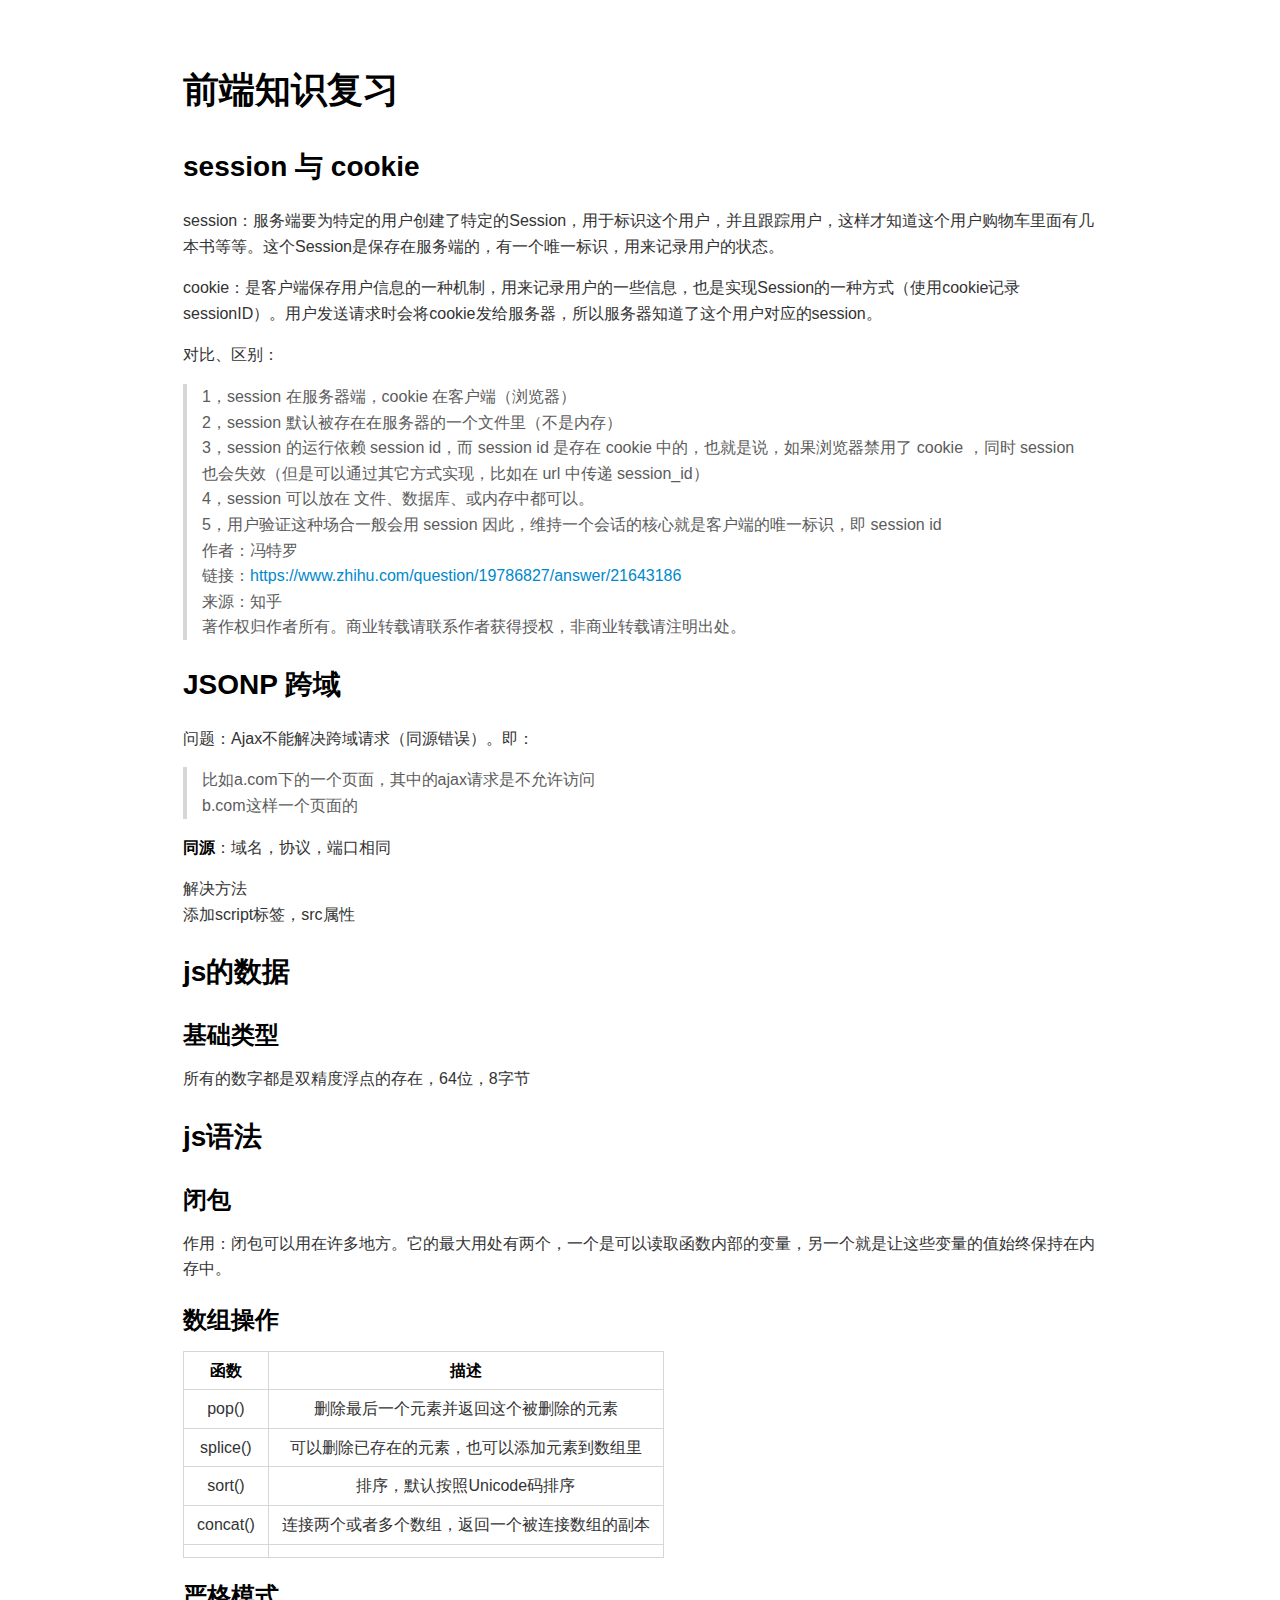
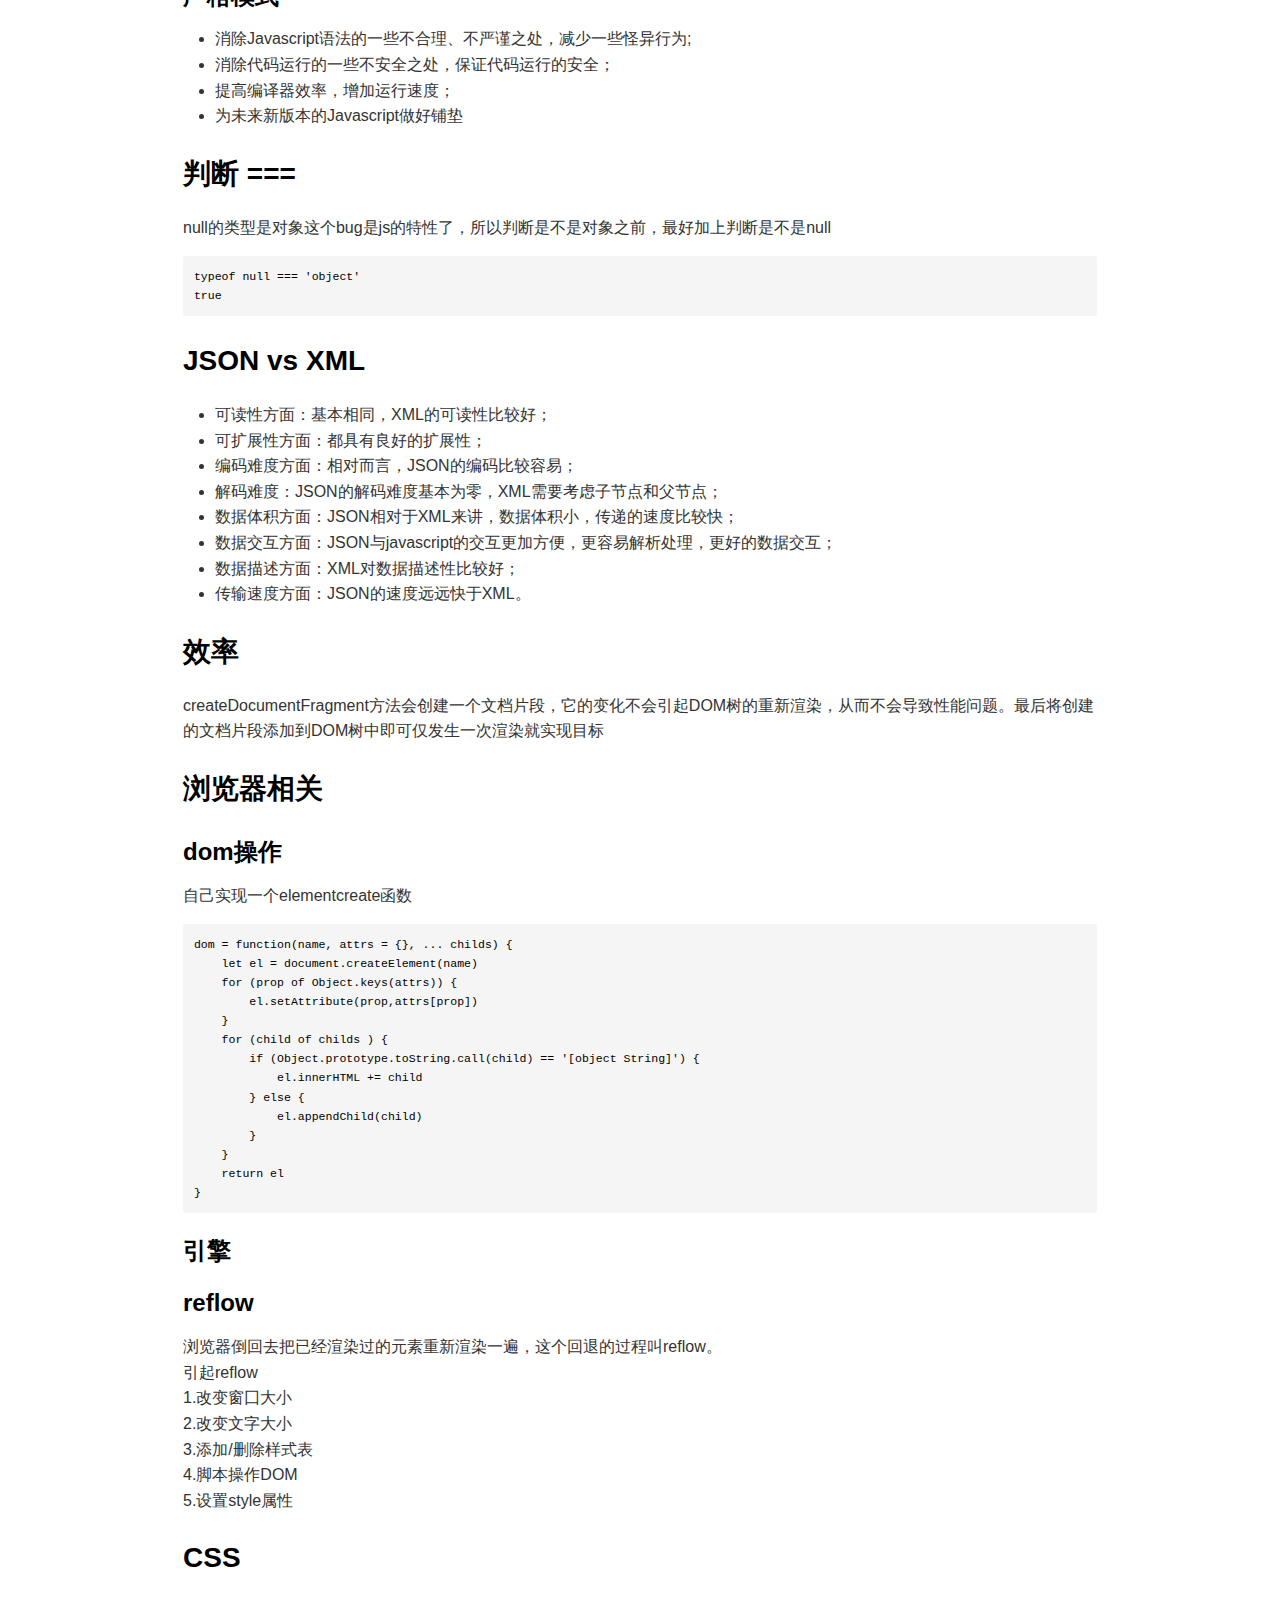
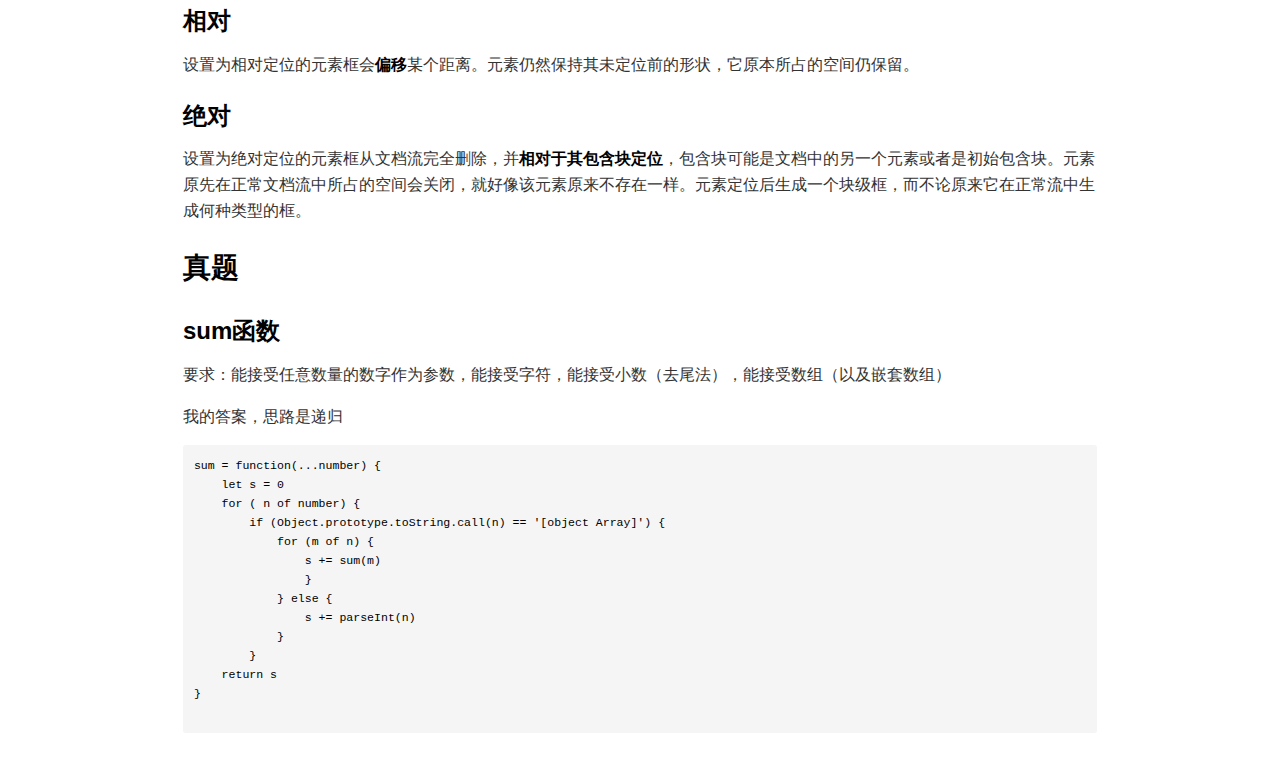
<file: htmls/blogs/011.html>
<!DOCTYPE html>
  <html>
    <head>
      <title>前端面试准备</title>
      <meta charset="utf-8">
      <meta name="viewport" content="width=device-width, initial-scale=1.0">
      
      <link rel="stylesheet" href="file:///C:\Users\Administrator\.vscode\extensions\shd101wyy.markdown-preview-enhanced-0.3.5\node_modules\@shd101wyy\mume\dependencies\katex\katex.min.css">
      
      
      
      
      
      
      
      
      
      

      <style> 
      /**
 * prism.js Github theme based on GitHub's theme.
 * @author Sam Clarke
 */
code[class*="language-"],
pre[class*="language-"] {
  color: #333;
  background: none;
  font-family: Consolas, "Liberation Mono", Menlo, Courier, monospace;
  text-align: left;
  white-space: pre;
  word-spacing: normal;
  word-break: normal;
  word-wrap: normal;
  line-height: 1.4;

  -moz-tab-size: 8;
  -o-tab-size: 8;
  tab-size: 8;

  -webkit-hyphens: none;
  -moz-hyphens: none;
  -ms-hyphens: none;
  hyphens: none;
}

/* Code blocks */
pre[class*="language-"] {
  padding: .8em;
  overflow: auto;
  /* border: 1px solid #ddd; */
  border-radius: 3px;
  /* background: #fff; */
  background: #f5f5f5;
}

/* Inline code */
:not(pre) > code[class*="language-"] {
  padding: .1em;
  border-radius: .3em;
  white-space: normal;
  background: #f5f5f5;
}

.token.comment,
.token.blockquote {
  color: #969896;
}

.token.cdata {
  color: #183691;
}

.token.doctype,
.token.punctuation,
.token.variable,
.token.macro.property {
  color: #333;
}

.token.operator,
.token.important,
.token.keyword,
.token.rule,
.token.builtin {
  color: #a71d5d;
}

.token.string,
.token.url,
.token.regex,
.token.attr-value {
  color: #183691;
}

.token.property,
.token.number,
.token.boolean,
.token.entity,
.token.atrule,
.token.constant,
.token.symbol,
.token.command,
.token.code {
  color: #0086b3;
}

.token.tag,
.token.selector,
.token.prolog {
  color: #63a35c;
}

.token.function,
.token.namespace,
.token.pseudo-element,
.token.class,
.token.class-name,
.token.pseudo-class,
.token.id,
.token.url-reference .token.variable,
.token.attr-name {
  color: #795da3;
}

.token.entity {
  cursor: help;
}

.token.title,
.token.title .token.punctuation {
  font-weight: bold;
  color: #1d3e81;
}

.token.list {
  color: #ed6a43;
}

.token.inserted {
  background-color: #eaffea;
  color: #55a532;
}

.token.deleted {
  background-color: #ffecec;
  color: #bd2c00;
}

.token.bold {
  font-weight: bold;
}

.token.italic {
  font-style: italic;
}


/* JSON */
.language-json .token.property {
  color: #183691;
}

.language-markup .token.tag .token.punctuation {
  color: #333;
}

/* CSS */
code.language-css,
.language-css .token.function {
  color: #0086b3;
}

/* YAML */
.language-yaml .token.atrule {
  color: #63a35c;
}

code.language-yaml {
  color: #183691;
}

/* Ruby */
.language-ruby .token.function {
  color: #333;
}

/* Markdown */
.language-markdown .token.url {
  color: #795da3;
}

/* Makefile */
.language-makefile .token.symbol {
  color: #795da3;
}

.language-makefile .token.variable {
  color: #183691;
}

.language-makefile .token.builtin {
  color: #0086b3;
}

/* Bash */
.language-bash .token.keyword {
  color: #0086b3;
}html body{font-family:"Helvetica Neue",Helvetica,"Segoe UI",Arial,freesans,sans-serif;font-size:16px;line-height:1.6;color:#333;background-color:#fff;overflow:initial;box-sizing:border-box;word-wrap:break-word}html body>:first-child{margin-top:0}html body h1,html body h2,html body h3,html body h4,html body h5,html body h6{line-height:1.2;margin-top:1em;margin-bottom:16px;color:#000}html body h1{font-size:2.25em;font-weight:300;padding-bottom:.3em}html body h2{font-size:1.75em;font-weight:400;padding-bottom:.3em}html body h3{font-size:1.5em;font-weight:500}html body h4{font-size:1.25em;font-weight:600}html body h5{font-size:1.1em;font-weight:600}html body h6{font-size:1em;font-weight:600}html body h1,html body h2,html body h3,html body h4,html body h5{font-weight:600}html body h5{font-size:1em}html body h6{color:#5c5c5c}html body strong{color:#000}html body del{color:#5c5c5c}html body a:not([href]){color:inherit;text-decoration:none}html body a{color:#08c;text-decoration:none}html body a:hover{color:#00a3f5;text-decoration:none}html body img{max-width:100%}html body>p{margin-top:0;margin-bottom:16px;word-wrap:break-word}html body>ul,html body>ol{margin-bottom:16px}html body ul,html body ol{padding-left:2em}html body ul.no-list,html body ol.no-list{padding:0;list-style-type:none}html body ul ul,html body ul ol,html body ol ol,html body ol ul{margin-top:0;margin-bottom:0}html body li{margin-bottom:0}html body li.task-list-item{list-style:none}html body li>p{margin-top:0;margin-bottom:0}html body .task-list-item-checkbox{margin:0 .2em .25em -1.8em;vertical-align:middle}html body .task-list-item-checkbox:hover{cursor:pointer}html body blockquote{margin:16px 0;font-size:inherit;padding:0 15px;color:#5c5c5c;border-left:4px solid #d6d6d6}html body blockquote>:first-child{margin-top:0}html body blockquote>:last-child{margin-bottom:0}html body hr{height:4px;margin:32px 0;background-color:#d6d6d6;border:0 none}html body table{margin:10px 0 15px 0;border-collapse:collapse;border-spacing:0;display:block;width:100%;overflow:auto;word-break:normal;word-break:keep-all}html body table th{font-weight:bold;color:#000}html body table td,html body table th{border:1px solid #d6d6d6;padding:6px 13px}html body dl{padding:0}html body dl dt{padding:0;margin-top:16px;font-size:1em;font-style:italic;font-weight:bold}html body dl dd{padding:0 16px;margin-bottom:16px}html body code{font-family:Menlo,Monaco,Consolas,'Courier New',monospace;font-size:.85em !important;color:#000;background-color:#f0f0f0;border-radius:3px;padding:.2em 0}html body code::before,html body code::after{letter-spacing:-0.2em;content:"\00a0"}html body pre>code{padding:0;margin:0;font-size:.85em !important;word-break:normal;white-space:pre;background:transparent;border:0}html body .highlight{margin-bottom:16px}html body .highlight pre,html body pre{padding:1em;overflow:auto;font-size:.85em !important;line-height:1.45;border:#d6d6d6;border-radius:3px}html body .highlight pre{margin-bottom:0;word-break:normal}html body pre code,html body pre tt{display:inline;max-width:initial;padding:0;margin:0;overflow:initial;line-height:inherit;word-wrap:normal;background-color:transparent;border:0}html body pre code:before,html body pre tt:before,html body pre code:after,html body pre tt:after{content:normal}html body p,html body blockquote,html body ul,html body ol,html body dl,html body pre{margin-top:0;margin-bottom:16px}html body kbd{color:#000;border:1px solid #d6d6d6;border-bottom:2px solid #c7c7c7;padding:2px 4px;background-color:#f0f0f0;border-radius:3px}@media print{html body{background-color:#fff}html body h1,html body h2,html body h3,html body h4,html body h5,html body h6{color:#000;page-break-after:avoid}html body blockquote{color:#5c5c5c}html body pre{page-break-inside:avoid}html body table{display:table}html body img{display:block;max-width:100%;max-height:100%}html body pre,html body code{word-wrap:break-word;white-space:pre}}.markdown-preview{width:100%;height:100%;box-sizing:border-box}.markdown-preview .pagebreak,.markdown-preview .newpage{page-break-before:always}.markdown-preview pre.line-numbers{position:relative;padding-left:3.8em;counter-reset:linenumber}.markdown-preview pre.line-numbers>code{position:relative}.markdown-preview pre.line-numbers .line-numbers-rows{position:absolute;pointer-events:none;top:1em;font-size:100%;left:0;width:3em;letter-spacing:-1px;border-right:1px solid #999;-webkit-user-select:none;-moz-user-select:none;-ms-user-select:none;user-select:none}.markdown-preview pre.line-numbers .line-numbers-rows>span{pointer-events:none;display:block;counter-increment:linenumber}.markdown-preview pre.line-numbers .line-numbers-rows>span:before{content:counter(linenumber);color:#999;display:block;padding-right:.8em;text-align:right}.markdown-preview .mathjax-exps .MathJax_Display{text-align:center !important}.markdown-preview:not([for="preview"]) .code-chunk .btn-group{display:none}.markdown-preview:not([for="preview"]) .code-chunk .status{display:none}.markdown-preview:not([for="preview"]) .code-chunk .output-div{margin-bottom:16px}.scrollbar-style::-webkit-scrollbar{width:8px}.scrollbar-style::-webkit-scrollbar-track{border-radius:10px;background-color:transparent}.scrollbar-style::-webkit-scrollbar-thumb{border-radius:5px;background-color:rgba(150,150,150,0.66);border:4px solid rgba(150,150,150,0.66);background-clip:content-box}html body[for="html-export"]:not([data-presentation-mode]){position:relative;width:100%;height:100%;top:0;left:0;margin:0;padding:0;overflow:auto}html body[for="html-export"]:not([data-presentation-mode]) .markdown-preview{position:relative;top:0}@media screen and (min-width:914px){html body[for="html-export"]:not([data-presentation-mode]) .markdown-preview{padding:2em calc(50% - 457px)}}@media screen and (max-width:914px){html body[for="html-export"]:not([data-presentation-mode]) .markdown-preview{padding:2em}}@media screen and (max-width:450px){html body[for="html-export"]:not([data-presentation-mode]) .markdown-preview{font-size:14px !important;padding:1em}}@media print{html body[for="html-export"]:not([data-presentation-mode]) #sidebar-toc-btn{display:none}}html body[for="html-export"]:not([data-presentation-mode]) #sidebar-toc-btn{position:fixed;bottom:8px;left:8px;font-size:28px;cursor:pointer;color:inherit;z-index:99;width:32px;text-align:center;opacity:.4}html body[for="html-export"]:not([data-presentation-mode])[html-show-sidebar-toc] #sidebar-toc-btn{opacity:1}html body[for="html-export"]:not([data-presentation-mode])[html-show-sidebar-toc] .md-sidebar-toc{position:fixed;top:0;left:0;width:300px;height:100%;padding:32px 0 48px 0;font-size:14px;box-shadow:0 0 4px rgba(150,150,150,0.33);box-sizing:border-box;overflow:auto;background-color:inherit}html body[for="html-export"]:not([data-presentation-mode])[html-show-sidebar-toc] .md-sidebar-toc::-webkit-scrollbar{width:8px}html body[for="html-export"]:not([data-presentation-mode])[html-show-sidebar-toc] .md-sidebar-toc::-webkit-scrollbar-track{border-radius:10px;background-color:transparent}html body[for="html-export"]:not([data-presentation-mode])[html-show-sidebar-toc] .md-sidebar-toc::-webkit-scrollbar-thumb{border-radius:5px;background-color:rgba(150,150,150,0.66);border:4px solid rgba(150,150,150,0.66);background-clip:content-box}html body[for="html-export"]:not([data-presentation-mode])[html-show-sidebar-toc] .md-sidebar-toc a{text-decoration:none}html body[for="html-export"]:not([data-presentation-mode])[html-show-sidebar-toc] .md-sidebar-toc ul{padding:0 1.6em;margin-top:.8em}html body[for="html-export"]:not([data-presentation-mode])[html-show-sidebar-toc] .md-sidebar-toc li{margin-bottom:.8em}html body[for="html-export"]:not([data-presentation-mode])[html-show-sidebar-toc] .md-sidebar-toc ul{list-style-type:none}html body[for="html-export"]:not([data-presentation-mode])[html-show-sidebar-toc] .markdown-preview{left:300px;width:calc(100% -  300px);padding:2em calc(50% - 457px -  150px);margin:0;box-sizing:border-box}@media screen and (max-width:1274px){html body[for="html-export"]:not([data-presentation-mode])[html-show-sidebar-toc] .markdown-preview{padding:2em}}@media screen and (max-width:450px){html body[for="html-export"]:not([data-presentation-mode])[html-show-sidebar-toc] .markdown-preview{width:100%}}html body[for="html-export"]:not([data-presentation-mode]):not([html-show-sidebar-toc]) .markdown-preview{left:50%;transform:translateX(-50%)}html body[for="html-export"]:not([data-presentation-mode]):not([html-show-sidebar-toc]) .md-sidebar-toc{display:none}
/* Please visit the URL below for more information: */
/*   https://shd101wyy.github.io/markdown-preview-enhanced/#/customize-css */
 
      </style>
    </head>
    <body for="html-export">
      <div class="mume markdown-preview   ">
      <h1 class="mume-header" id="%E5%89%8D%E7%AB%AF%E7%9F%A5%E8%AF%86%E5%A4%8D%E4%B9%A0">前端知识复习</h1>

<h2 class="mume-header" id="session-%E4%B8%8E-cookie">session 与 cookie</h2>

<p>session：服务端要为特定的用户创建了特定的Session，用于标识这个用户，并且跟踪用户，这样才知道这个用户购物车里面有几本书等等。这个Session是保存在服务端的，有一个唯一标识，用来记录用户的状态。</p>
<p>cookie：是客户端保存用户信息的一种机制，用来记录用户的一些信息，也是实现Session的一种方式（使用cookie记录sessionID）。用户发送请求时会将cookie发给服务器，所以服务器知道了这个用户对应的session。</p>
<p>对比、区别：</p>
<blockquote>
<p>1，session 在服务器端，cookie 在客户端（浏览器）<br>
2，session 默认被存在在服务器的一个文件里（不是内存）<br>
3，session 的运行依赖 session id，而 session id 是存在 cookie 中的，也就是说，如果浏览器禁用了 cookie ，同时 session 也会失效（但是可以通过其它方式实现，比如在 url 中传递 session_id）<br>
4，session 可以放在 文件、数据库、或内存中都可以。<br>
5，用户验证这种场合一般会用 session 因此，维持一个会话的核心就是客户端的唯一标识，即 session id<br>
作者：冯特罗<br>
链接：<a href="https://www.zhihu.com/question/19786827/answer/21643186">https://www.zhihu.com/question/19786827/answer/21643186</a><br>
来源：知乎<br>
著作权归作者所有。商业转载请联系作者获得授权，非商业转载请注明出处。</p>
</blockquote>
<h2 class="mume-header" id="jsonp-%E8%B7%A8%E5%9F%9F">JSONP 跨域</h2>

<p>问题：Ajax不能解决跨域请求（同源错误）。即：</p>
<blockquote>
<p>比如a.com下的一个页面，其中的ajax请求是不允许访问<br>
b.com这样一个页面的</p>
</blockquote>
<p><strong>同源</strong>：域名，协议，端口相同</p>
<p>解决方法<br>
添加script标签，src属性</p>
<h2 class="mume-header" id="js%E7%9A%84%E6%95%B0%E6%8D%AE">js的数据</h2>

<h3 class="mume-header" id="%E5%9F%BA%E7%A1%80%E7%B1%BB%E5%9E%8B">基础类型</h3>

<p>所有的数字都是双精度浮点的存在，64位，8字节</p>
<h2 class="mume-header" id="js%E8%AF%AD%E6%B3%95">js语法</h2>

<h3 class="mume-header" id="%E9%97%AD%E5%8C%85">闭包</h3>

<p>作用：闭包可以用在许多地方。它的最大用处有两个，一个是可以读取函数内部的变量，另一个就是让这些变量的值始终保持在内存中。</p>
<h3 class="mume-header" id="%E6%95%B0%E7%BB%84%E6%93%8D%E4%BD%9C">数组操作</h3>

<table>
<thead>
<tr>
<th style="text-align:center">函数</th>
<th style="text-align:center">描述</th>
</tr>
</thead>
<tbody>
<tr>
<td style="text-align:center">pop()</td>
<td style="text-align:center">删除最后一个元素并返回这个被删除的元素</td>
</tr>
<tr>
<td style="text-align:center">splice()</td>
<td style="text-align:center">可以删除已存在的元素，也可以添加元素到数组里</td>
</tr>
<tr>
<td style="text-align:center">sort()</td>
<td style="text-align:center">排序，默认按照Unicode码排序</td>
</tr>
<tr>
<td style="text-align:center">concat()</td>
<td style="text-align:center">连接两个或者多个数组，返回一个被连接数组的副本</td>
</tr>
<tr>
<td style="text-align:center"></td>
<td style="text-align:center"></td>
</tr>
</tbody>
</table>
<h3 class="mume-header" id="%E4%B8%A5%E6%A0%BC%E6%A8%A1%E5%BC%8F">严格模式</h3>

<ul>
<li>消除Javascript语法的一些不合理、不严谨之处，减少一些怪异行为;</li>
<li>消除代码运行的一些不安全之处，保证代码运行的安全；</li>
<li>提高编译器效率，增加运行速度；</li>
<li>为未来新版本的Javascript做好铺垫</li>
</ul>
<h2 class="mume-header" id="%E5%88%A4%E6%96%AD">判断 ===</h2>

<p>null的类型是对象这个bug是js的特性了，所以判断是不是对象之前，最好加上判断是不是null</p>
<pre data-role="codeBlock" data-info="lang=js" class="language-lang=js"><code>typeof null === &apos;object&apos;
true
</code></pre><h2 class="mume-header" id="json-vs-xml">JSON vs XML</h2>

<ul>
<li>可读性方面：基本相同，XML的可读性比较好；</li>
<li>可扩展性方面：都具有良好的扩展性；</li>
<li>编码难度方面：相对而言，JSON的编码比较容易；</li>
<li>解码难度：JSON的解码难度基本为零，XML需要考虑子节点和父节点；</li>
<li>数据体积方面：JSON相对于XML来讲，数据体积小，传递的速度比较快；</li>
<li>数据交互方面：JSON与javascript的交互更加方便，更容易解析处理，更好的数据交互；</li>
<li>数据描述方面：XML对数据描述性比较好；</li>
<li>传输速度方面：JSON的速度远远快于XML。</li>
</ul>
<h2 class="mume-header" id="%E6%95%88%E7%8E%87">效率</h2>

<p>createDocumentFragment方法会创建一个文档片段，它的变化不会引起DOM树的重新渲染，从而不会导致性能问题。最后将创建的文档片段添加到DOM树中即可仅发生一次渲染就实现目标</p>
<h2 class="mume-header" id="%E6%B5%8F%E8%A7%88%E5%99%A8%E7%9B%B8%E5%85%B3">浏览器相关</h2>

<h3 class="mume-header" id="dom%E6%93%8D%E4%BD%9C">dom操作</h3>

<p>自己实现一个elementcreate函数</p>
<pre data-role="codeBlock" data-info="lang = js" class="language-lang"><code>dom = function(name, attrs = {}, ... childs) {
    let el = document.createElement(name)
    for (prop of Object.keys(attrs)) {
        el.setAttribute(prop,attrs[prop])
    }
    for (child of childs ) {
        if (Object.prototype.toString.call(child) == &apos;[object String]&apos;) {
            el.innerHTML += child
        } else {
            el.appendChild(child)
        }
    }
    return el
}
</code></pre><h3 class="mume-header" id="%E5%BC%95%E6%93%8E">引擎</h3>

<h3 class="mume-header" id="reflow">reflow</h3>

<p>浏览器倒回去把已经渲染过的元素重新渲染一遍，这个回退的过程叫reflow。<br>
引起reflow<br>
1.改变窗囗大小<br>
2.改变文字大小<br>
3.添加/删除样式表<br>
4.脚本操作DOM<br>
5.设置style属性</p>
<h2 class="mume-header" id="css">CSS</h2>

<h3 class="mume-header" id="%E7%9B%B8%E5%AF%B9">相对</h3>

<p>设置为相对定位的元素框会<strong>偏移</strong>某个距离。元素仍然保持其未定位前的形状，它原本所占的空间仍保留。</p>
<h3 class="mume-header" id="%E7%BB%9D%E5%AF%B9">绝对</h3>

<p>设置为绝对定位的元素框从文档流完全删除，并<strong>相对于其包含块定位</strong>，包含块可能是文档中的另一个元素或者是初始包含块。元素原先在正常文档流中所占的空间会关闭，就好像该元素原来不存在一样。元素定位后生成一个块级框，而不论原来它在正常流中生成何种类型的框。</p>
<h2 class="mume-header" id="%E7%9C%9F%E9%A2%98">真题</h2>

<h3 class="mume-header" id="sum%E5%87%BD%E6%95%B0">sum函数</h3>

<p>要求：能接受任意数量的数字作为参数，能接受字符，能接受小数（去尾法），能接受数组（以及嵌套数组）</p>
<p>我的答案，思路是递归</p>
<pre data-role="codeBlock" data-info="lang =js" class="language-lang"><code>sum = function(...number) {
    let s = 0
    for ( n of number) {
        if (Object.prototype.toString.call(n) == &apos;[object Array]&apos;) {
            for (m of n) {
                s += sum(m)
                }
            } else {
                s += parseInt(n)
            }
        }
    return s
}

</code></pre>
      </div>
      
      
    </body>
    
    
    
    
    
    
    
  </html>
</file>
